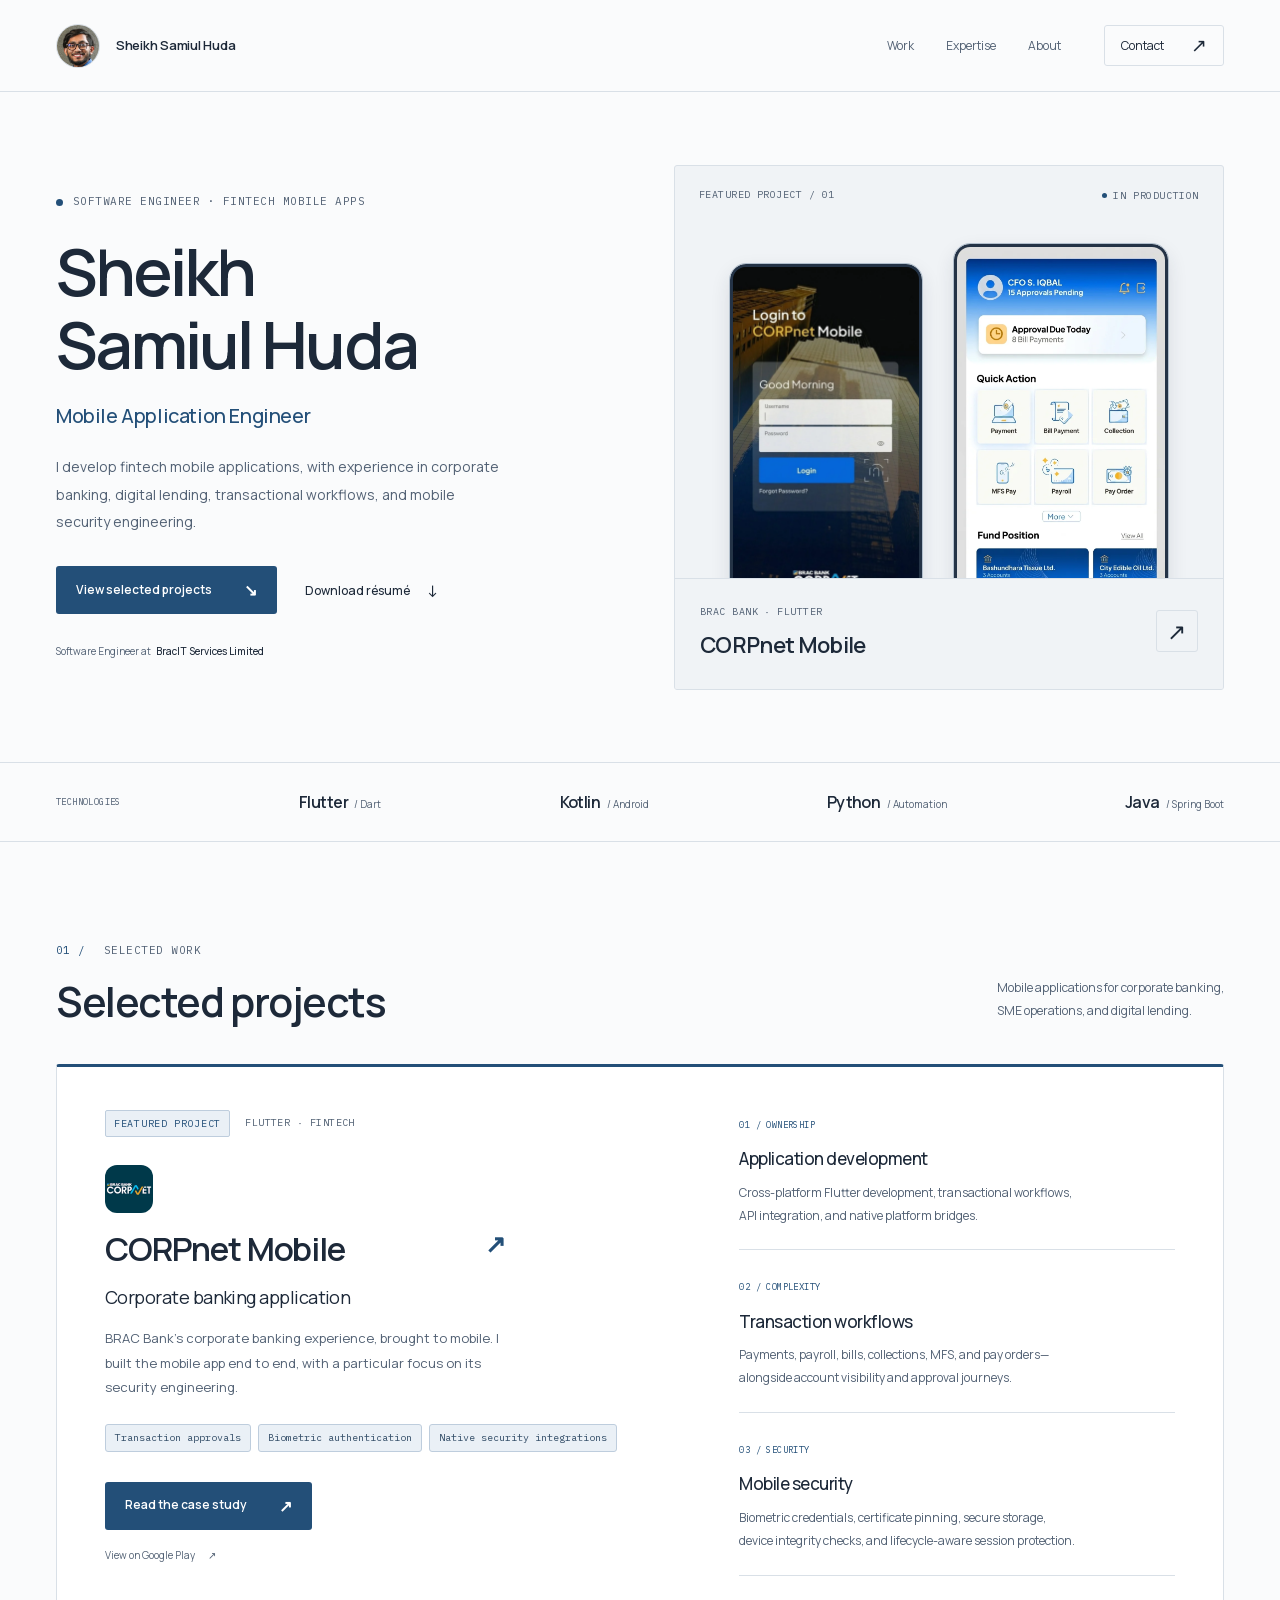
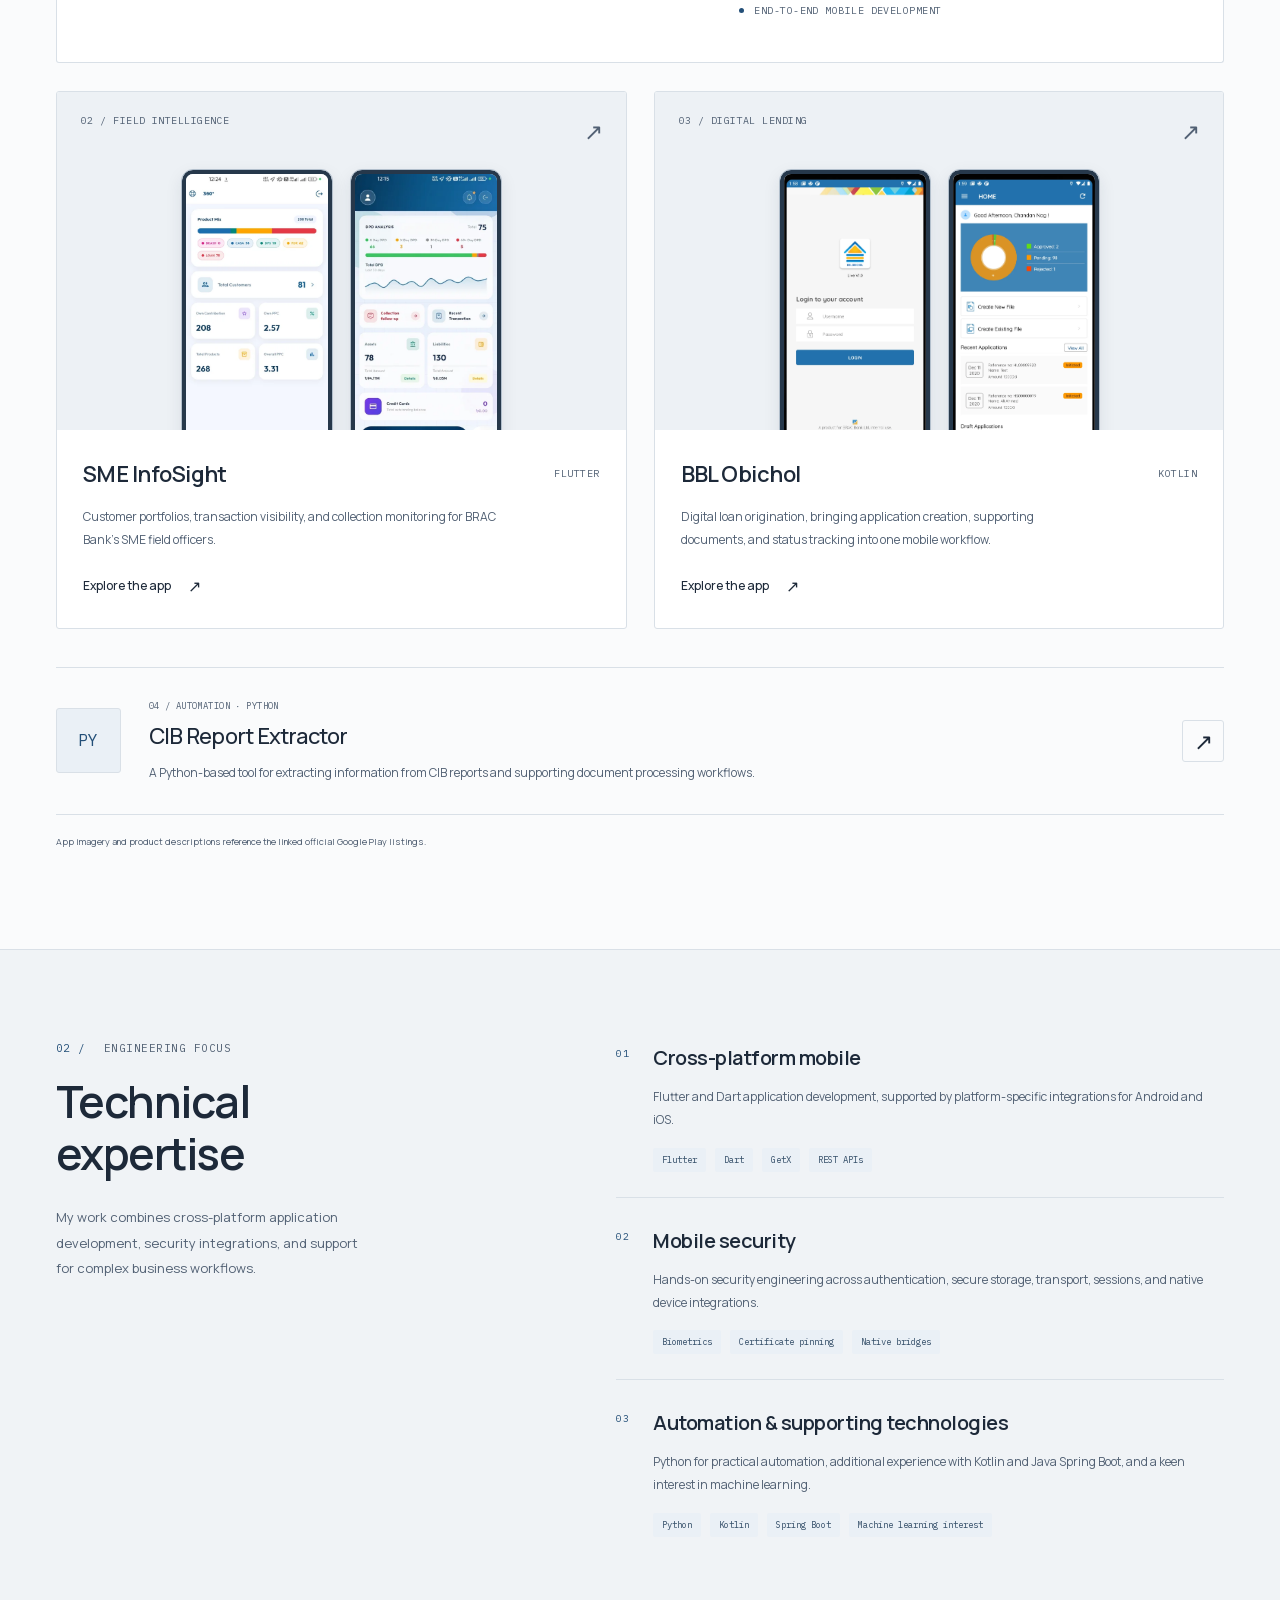
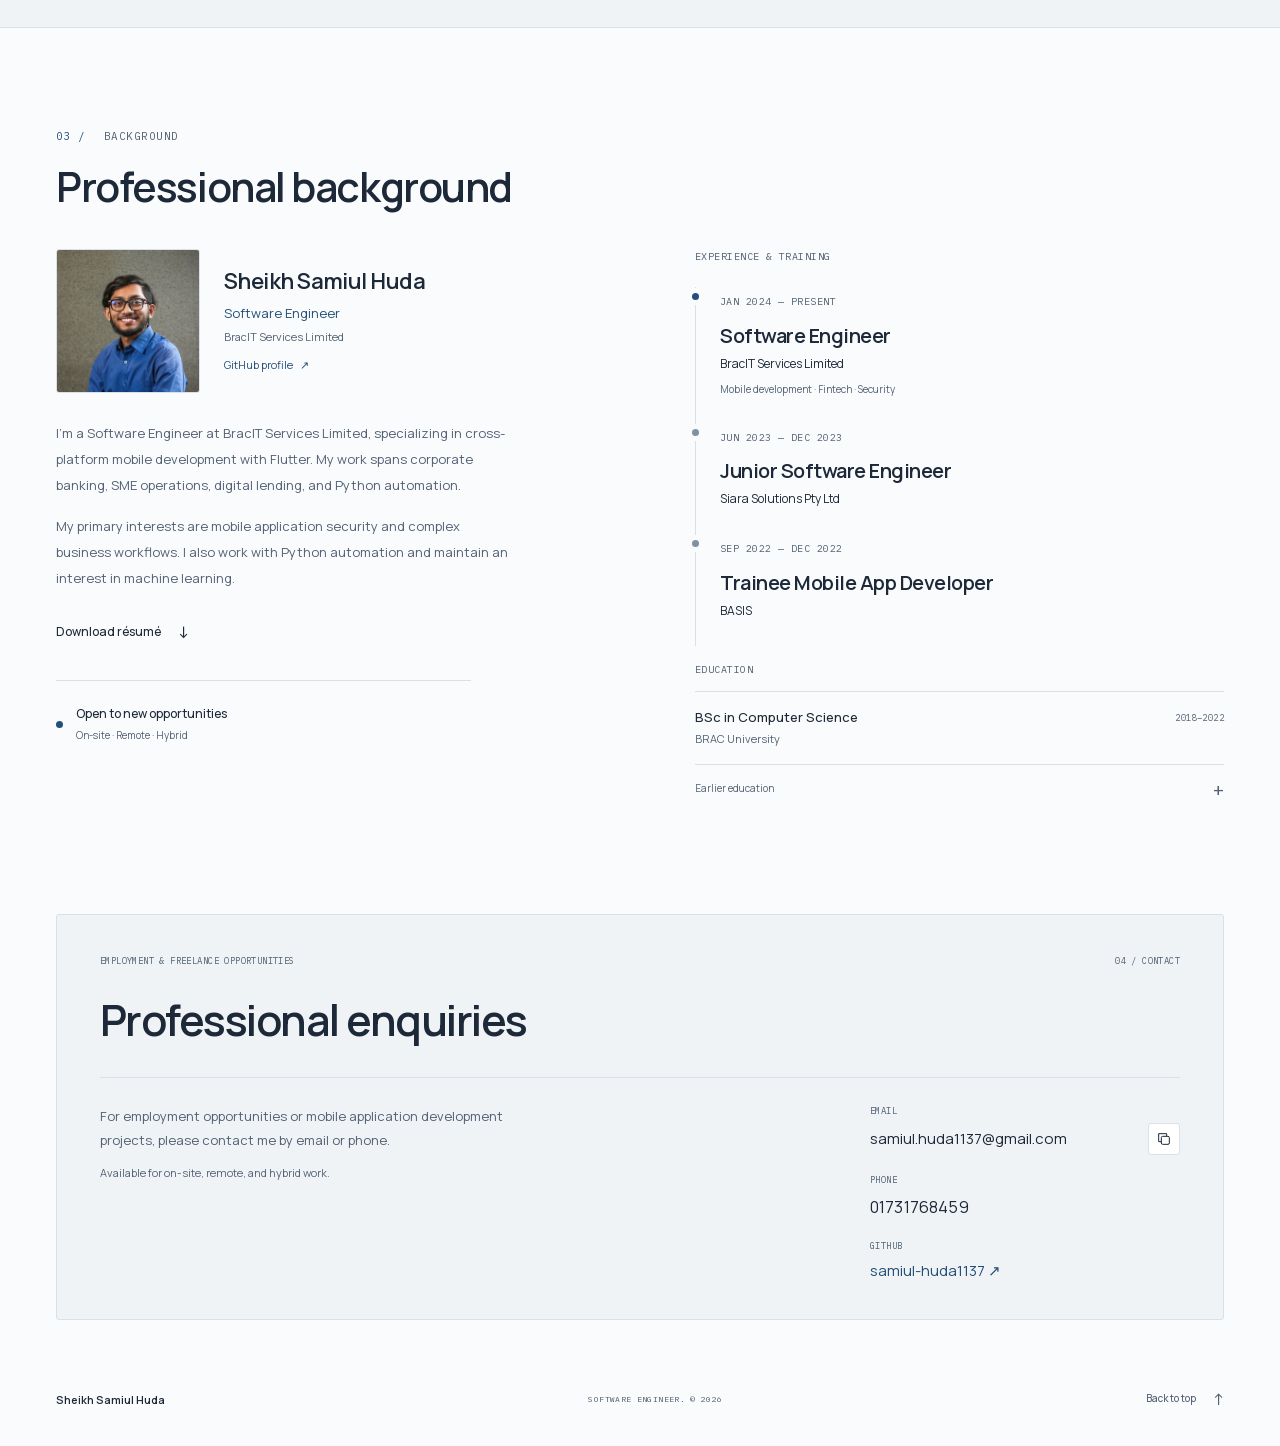
<file: index.html>
<!doctype html>
<html lang="en">
<head>
  <meta charset="utf-8">
  <meta name="viewport" content="width=device-width, initial-scale=1">
  <meta name="theme-color" content="#fafbfc">
  <title>Sheikh Samiul Huda — Mobile App Engineer</title>
  <meta name="description" content="Sheikh Samiul Huda is a software engineer specializing in fintech mobile applications and mobile security. Explore CORPnet Mobile and selected work.">
  <meta property="og:title" content="Sheikh Samiul Huda — Software Engineer">
  <meta property="og:description" content="Fintech mobile applications and mobile security. Software Engineer at BracIT Services Limited.">
  <meta property="og:type" content="website">
  <meta property="og:url" content="https://samiul-huda1137.github.io/">
  <meta property="og:image" content="https://samiul-huda1137.github.io/assets/social-preview.png">
  <meta name="twitter:card" content="summary_large_image">
  <link rel="canonical" href="https://samiul-huda1137.github.io/">
  <link rel="icon" type="image/svg+xml" href="assets/favicon.svg">
  <link rel="preload" as="font" href="assets/manrope.woff2" type="font/woff2" crossorigin>
  <link rel="stylesheet" href="styles.css?v=github-profile-1">
  <script src="script.js" defer></script>
  <script type="application/ld+json">{"@context":"https://schema.org","@type":"Person","name":"Sheikh Samiul Huda","jobTitle":"Software Engineer","email":"samiul.huda1137@gmail.com","telephone":"+8801731768459","url":"https://samiul-huda1137.github.io/","worksFor":{"@type":"Organization","name":"BracIT Services Limited"},"alumniOf":{"@type":"CollegeOrUniversity","name":"BRAC University"},"knowsAbout":["Flutter","Dart","Mobile application development","Mobile application security","Kotlin","Python","Java Spring Boot"],"sameAs":["https://github.com/samiul-huda1137"]}</script>
</head>
<body>
  <a class="skip-link" href="#main">Skip to content</a>
  <header class="header">
    <div class="shell header-inner">
      <a class="wordmark" href="#" aria-label="Sheikh Samiul Huda, home"><span class="header-portrait" aria-hidden="true"><img src="assets/sheikh-samiul-huda-portrait.png?v=header-photo-1" alt="" width="600" height="600" decoding="async" fetchpriority="high"></span><span class="wordmark-name">Sheikh Samiul Huda</span></a>
      <nav class="desktop-nav" aria-label="Main navigation"><a href="#work">Work</a><a href="#expertise">Expertise</a><a href="#about">About</a></nav>
      <a class="header-contact" href="mailto:samiul.huda1137@gmail.com">Contact <span aria-hidden="true">↗</span></a>
      <button class="menu-toggle" aria-label="Open navigation" aria-expanded="false" aria-controls="mobile-nav"><span></span><span></span></button>
    </div>
    <nav class="mobile-nav" id="mobile-nav" aria-label="Mobile navigation" hidden><a href="#work">Selected work</a><a href="#expertise">Expertise</a><a href="#about">About & experience</a><a href="#contact">Get in touch</a></nav>
  </header>
  <main id="main">
    <section class="hero shell" aria-labelledby="hero-title">
      <div class="hero-copy">
        <div class="eyebrow"><span class="status-dot"></span> SOFTWARE ENGINEER · FINTECH MOBILE APPS</div>
        <h1 id="hero-title">Sheikh<br>Samiul Huda</h1><p class="hero-role">Mobile Application Engineer</p>
        <p class="hero-intro">I develop fintech mobile applications, with experience in corporate banking, digital lending, transactional workflows, and mobile security engineering.</p>
        <div class="hero-actions"><a class="button button-primary" href="#work">View selected projects <span aria-hidden="true">↘</span></a><a class="text-link resume-link" href="assets/Sheikh-Samiul-Huda-Resume.pdf" download>Download résumé <span aria-hidden="true">↓</span></a></div>
        <div class="hero-current">Software Engineer at <strong>BracIT Services Limited</strong></div>
      </div>
      <a class="hero-visual" href="corpnet.html" aria-label="Explore CORPnet Mobile, my featured project">
        <div class="visual-topline"><span class="mono">FEATURED PROJECT / 01</span><span class="live-label"><i></i> IN PRODUCTION</span></div>
        
        
        <div class="phone phone-back"><img src="assets/corpnet-03.webp" alt="CORPnet Mobile login with biometric authentication option" width="780" height="1400" fetchpriority="high"></div>
        <div class="phone phone-front"><img src="assets/corpnet-02.webp" alt="CORPnet Mobile dashboard with transaction approvals, payment services, and fund position" width="780" height="1400" fetchpriority="high"></div>
        
        <div class="visual-caption"><div><span class="mono">BRAC BANK · FLUTTER</span><h2>CORPnet Mobile</h2></div><span class="circle-arrow" aria-hidden="true">↗</span></div>
      </a>
    </section>
    <div class="stack-strip"><div class="shell stack-inner"><span class="mono strip-label">TECHNOLOGIES</span><span>Flutter <small>/ Dart</small></span><span>Kotlin <small>/ Android</small></span><span>Python <small>/ Automation</small></span><span>Java <small>/ Spring Boot</small></span></div></div>

    <section class="section shell" id="work" aria-labelledby="work-title">
      <div class="section-top"><div><div class="eyebrow"><span class="section-index">01 /</span> SELECTED WORK</div><h2 class="section-heading" id="work-title">Selected projects</h2></div><p class="section-aside">Mobile applications for corporate banking,<br>SME operations, and digital lending.</p></div>
      <article class="featured-project">
        <div class="featured-copy"><div class="project-kicker"><span class="tag tag-accent">FEATURED PROJECT</span><span class="mono">FLUTTER · FINTECH</span></div><img class="project-app-icon" src="assets/corpnet-icon.webp" alt="" width="56" height="56" loading="lazy"><h3>CORPnet Mobile<span class="accent">↗</span></h3><p class="feature-lead">Corporate banking application</p><p>BRAC Bank’s corporate banking experience, brought to mobile. I built the mobile app end to end, with a particular focus on its security engineering.</p><div class="project-tags"><span>Transaction approvals</span><span>Biometric authentication</span><span>Native security integrations</span></div><a class="button button-primary" href="corpnet.html">Read the case study <span aria-hidden="true">↗</span></a><a class="subtle-link" href="https://play.google.com/store/apps/details?id=com.bracbank.corpnet" target="_blank" rel="noopener noreferrer">View on Google Play <span aria-hidden="true">↗</span></a></div>
        <div class="feature-details"><div class="feature-detail"><span class="mono">01 / OWNERSHIP</span><h4>Application development</h4><p>Cross-platform Flutter development, transactional workflows, API integration, and native platform bridges.</p></div><div class="feature-detail"><span class="mono">02 / COMPLEXITY</span><h4>Transaction workflows</h4><p>Payments, payroll, bills, collections, MFS, and pay orders—alongside account visibility and approval journeys.</p></div><div class="feature-detail"><span class="mono">03 / SECURITY</span><h4>Mobile security</h4><p>Biometric credentials, certificate pinning, secure storage, device integrity checks, and lifecycle-aware session protection.</p></div><div class="feature-detail-footer"><span class="status-dot"></span><span class="mono">END-TO-END MOBILE DEVELOPMENT</span></div></div>
      </article>
      <div class="secondary-projects">
        <article class="project-card"><a class="project-image infosight-image" href="https://play.google.com/store/apps/details?id=com.bbl.smeinfosight" target="_blank" rel="noopener noreferrer" aria-label="View SME InfoSight on Google Play"><div class="project-image-label mono">02 / FIELD INTELLIGENCE</div><img class="small-phone small-phone-back" src="assets/infosight-04.webp" alt="SME InfoSight customer portfolio overview" width="400" height="880" loading="lazy"><img class="small-phone small-phone-front" src="assets/infosight-03.webp" alt="SME InfoSight dashboard for field officers" width="400" height="880" loading="lazy"><span class="image-arrow" aria-hidden="true">↗</span></a><div class="project-card-body"><div class="project-card-title"><h3>SME InfoSight</h3><span class="mono">FLUTTER</span></div><p>Customer portfolios, transaction visibility, and collection monitoring for BRAC Bank’s SME field officers.</p><a class="text-link" href="https://play.google.com/store/apps/details?id=com.bbl.smeinfosight" target="_blank" rel="noopener noreferrer">Explore the app <span aria-hidden="true">↗</span></a></div></article>
        <article class="project-card"><a class="project-image obichol-image" href="https://play.google.com/store/apps/details?id=com.bracbank.bblobichol" target="_blank" rel="noopener noreferrer" aria-label="View BBL Obichol on Google Play"><div class="project-image-label mono">03 / DIGITAL LENDING</div><img class="small-phone small-phone-back" src="assets/obichol-01.webp" alt="BBL Obichol loan origination login" width="400" height="720" loading="lazy"><img class="small-phone small-phone-front" src="assets/obichol-02.webp" alt="BBL Obichol loan applications and approval status dashboard" width="400" height="720" loading="lazy"><span class="image-arrow" aria-hidden="true">↗</span></a><div class="project-card-body"><div class="project-card-title"><h3>BBL Obichol</h3><span class="mono">KOTLIN</span></div><p>Digital loan origination, bringing application creation, supporting documents, and status tracking into one mobile workflow.</p><a class="text-link" href="https://play.google.com/store/apps/details?id=com.bracbank.bblobichol" target="_blank" rel="noopener noreferrer">Explore the app <span aria-hidden="true">↗</span></a></div></article>
      </div>
      <article class="automation-project"><div class="automation-symbol mono" aria-hidden="true">PY</div><div><span class="eyebrow">04 / AUTOMATION · PYTHON</span><h3>CIB Report Extractor</h3><p>A Python-based tool for extracting information from CIB reports and supporting document processing workflows.</p></div><a class="circle-arrow" href="mailto:samiul.huda1137@gmail.com?subject=Let%E2%80%99s%20talk%20about%20your%20CIB%20Report%20Extractor" aria-label="Ask about the CIB Report Extractor">↗</a></article>
      <p class="source-note">App imagery and product descriptions reference the linked official Google Play listings.</p>
    </section>

    <section class="expertise-section" id="expertise" aria-labelledby="expertise-title"><div class="shell expertise-layout"><div class="expertise-intro"><div class="eyebrow"><span class="section-index">02 /</span> ENGINEERING FOCUS</div><h2 class="section-heading" id="expertise-title">Technical<br>expertise</h2><p>My work combines cross-platform application development, security integrations, and support for complex business workflows.</p></div><div class="expertise-list"><div class="expertise-row"><span class="mono expertise-number">01</span><div><h3>Cross-platform mobile</h3><p>Flutter and Dart application development, supported by platform-specific integrations for Android and iOS.</p><div class="skill-tags"><span>Flutter</span><span>Dart</span><span>GetX</span><span>REST APIs</span></div></div></div><div class="expertise-row"><span class="mono expertise-number">02</span><div><h3>Mobile security</h3><p>Hands-on security engineering across authentication, secure storage, transport, sessions, and native device integrations.</p><div class="skill-tags"><span>Biometrics</span><span>Certificate pinning</span><span>Native bridges</span></div></div></div><div class="expertise-row"><span class="mono expertise-number">03</span><div><h3>Automation & supporting technologies</h3><p>Python for practical automation, additional experience with Kotlin and Java Spring Boot, and a keen interest in machine learning.</p><div class="skill-tags"><span>Python</span><span>Kotlin</span><span>Spring Boot</span><span>Machine learning interest</span></div></div></div></div></div></section>

    <section class="section shell about-section" id="about" aria-labelledby="about-title"><div class="section-top"><div><div class="eyebrow"><span class="section-index">03 /</span> BACKGROUND</div><h2 class="section-heading" id="about-title">Professional background</h2></div></div><div class="about-layout"><div class="about-copy"><div class="about-profile"><img class="about-portrait" src="assets/sheikh-samiul-huda-portrait.png" alt="Portrait of Sheikh Samiul Huda" width="600" height="600" loading="lazy" decoding="async"><div><h3>Sheikh Samiul Huda</h3><p>Software Engineer</p><span>BracIT Services Limited</span><a class="about-github" href="https://github.com/samiul-huda1137" target="_blank" rel="noopener noreferrer">GitHub profile <span aria-hidden="true">↗</span></a></div></div><p>I’m a Software Engineer at BracIT Services Limited, specializing in cross-platform mobile development with Flutter. My work spans corporate banking, SME operations, digital lending, and Python automation.</p><p>My primary interests are mobile application security and complex business workflows. I also work with Python automation and maintain an interest in machine learning.</p><a class="text-link" href="assets/Sheikh-Samiul-Huda-Resume.pdf" download>Download résumé <span aria-hidden="true">↓</span></a><div class="availability"><span class="status-dot"></span><div><strong>Open to new opportunities</strong><span>On-site · Remote · Hybrid</span></div></div></div><div class="career"><h3 class="mono career-label">EXPERIENCE & TRAINING</h3><div class="career-item"><div class="career-marker current"></div><span class="mono career-date">JAN 2024 — PRESENT</span><h4>Software Engineer</h4><p>BracIT Services Limited</p><span class="career-detail">Mobile development · Fintech · Security</span></div><div class="career-item"><div class="career-marker"></div><span class="mono career-date">JUN 2023 — DEC 2023</span><h4>Junior Software Engineer</h4><p>Siara Solutions Pty Ltd</p></div><div class="career-item"><div class="career-marker"></div><span class="mono career-date">SEP 2022 — DEC 2022</span><h4>Trainee Mobile App Developer</h4><p>BASIS</p></div><h3 class="mono career-label education-label">EDUCATION</h3><div class="education-item"><div><h4>BSc in Computer Science</h4><p>BRAC University</p></div><span class="mono">2018–2022</span></div><details class="education-more"><summary>Earlier education <span aria-hidden="true">+</span></summary><div class="education-item"><div><h4>Higher Secondary Certificate</h4><p>Udayan Higher Secondary School and College</p></div><span class="mono">2016–2017</span></div><div class="education-item"><div><h4>Secondary School Certificate</h4><p>St Gregory’s High School</p></div><span class="mono">2014–2015</span></div></details></div></div></section>

    <section class="contact-section shell" id="contact" aria-labelledby="contact-title">
      <div class="contact-top"><div class="eyebrow">EMPLOYMENT & FREELANCE OPPORTUNITIES</div><span class="mono">04 / CONTACT</span></div>
      <h2 id="contact-title">Professional enquiries</h2>
      <div class="contact-bottom"><p>For employment opportunities or mobile application development projects, please contact me by email or phone.<span class="contact-work-modes">Available for on-site, remote, and hybrid work.</span></p>
        <address class="contact-methods">
          <div class="contact-method"><span class="contact-label mono">EMAIL</span><div class="email-group"><a href="mailto:samiul.huda1137@gmail.com">samiul.huda1137@gmail.com</a><button class="copy-email" data-email="samiul.huda1137@gmail.com" aria-label="Copy email address" title="Copy email address"><svg viewBox="0 0 24 24" fill="none" stroke="currentColor" stroke-width="1.5" aria-hidden="true"><rect x="8" y="8" width="12" height="12" rx="2"/><path d="M16 8V4H4v12h4"/></svg></button></div></div>
          <div class="contact-method"><span class="contact-label mono">PHONE</span><a class="phone-link" href="tel:+8801731768459">01731768459</a></div>
          <div class="contact-method"><span class="contact-label mono">GITHUB</span><a class="profile-link" href="https://github.com/samiul-huda1137" target="_blank" rel="noopener noreferrer">samiul-huda1137 <span aria-hidden="true">↗</span></a></div>
        </address>
      </div>
    </section>
  </main>
  <footer class="shell footer"><a class="footer-name" href="#">Sheikh Samiul Huda</a><span class="mono">SOFTWARE ENGINEER. © <span data-year>2026</span></span><a class="text-link" href="#">Back to top <span aria-hidden="true">↑</span></a></footer>
  <div class="toast" role="status" aria-live="polite"></div>
</body>
</html>
</file>
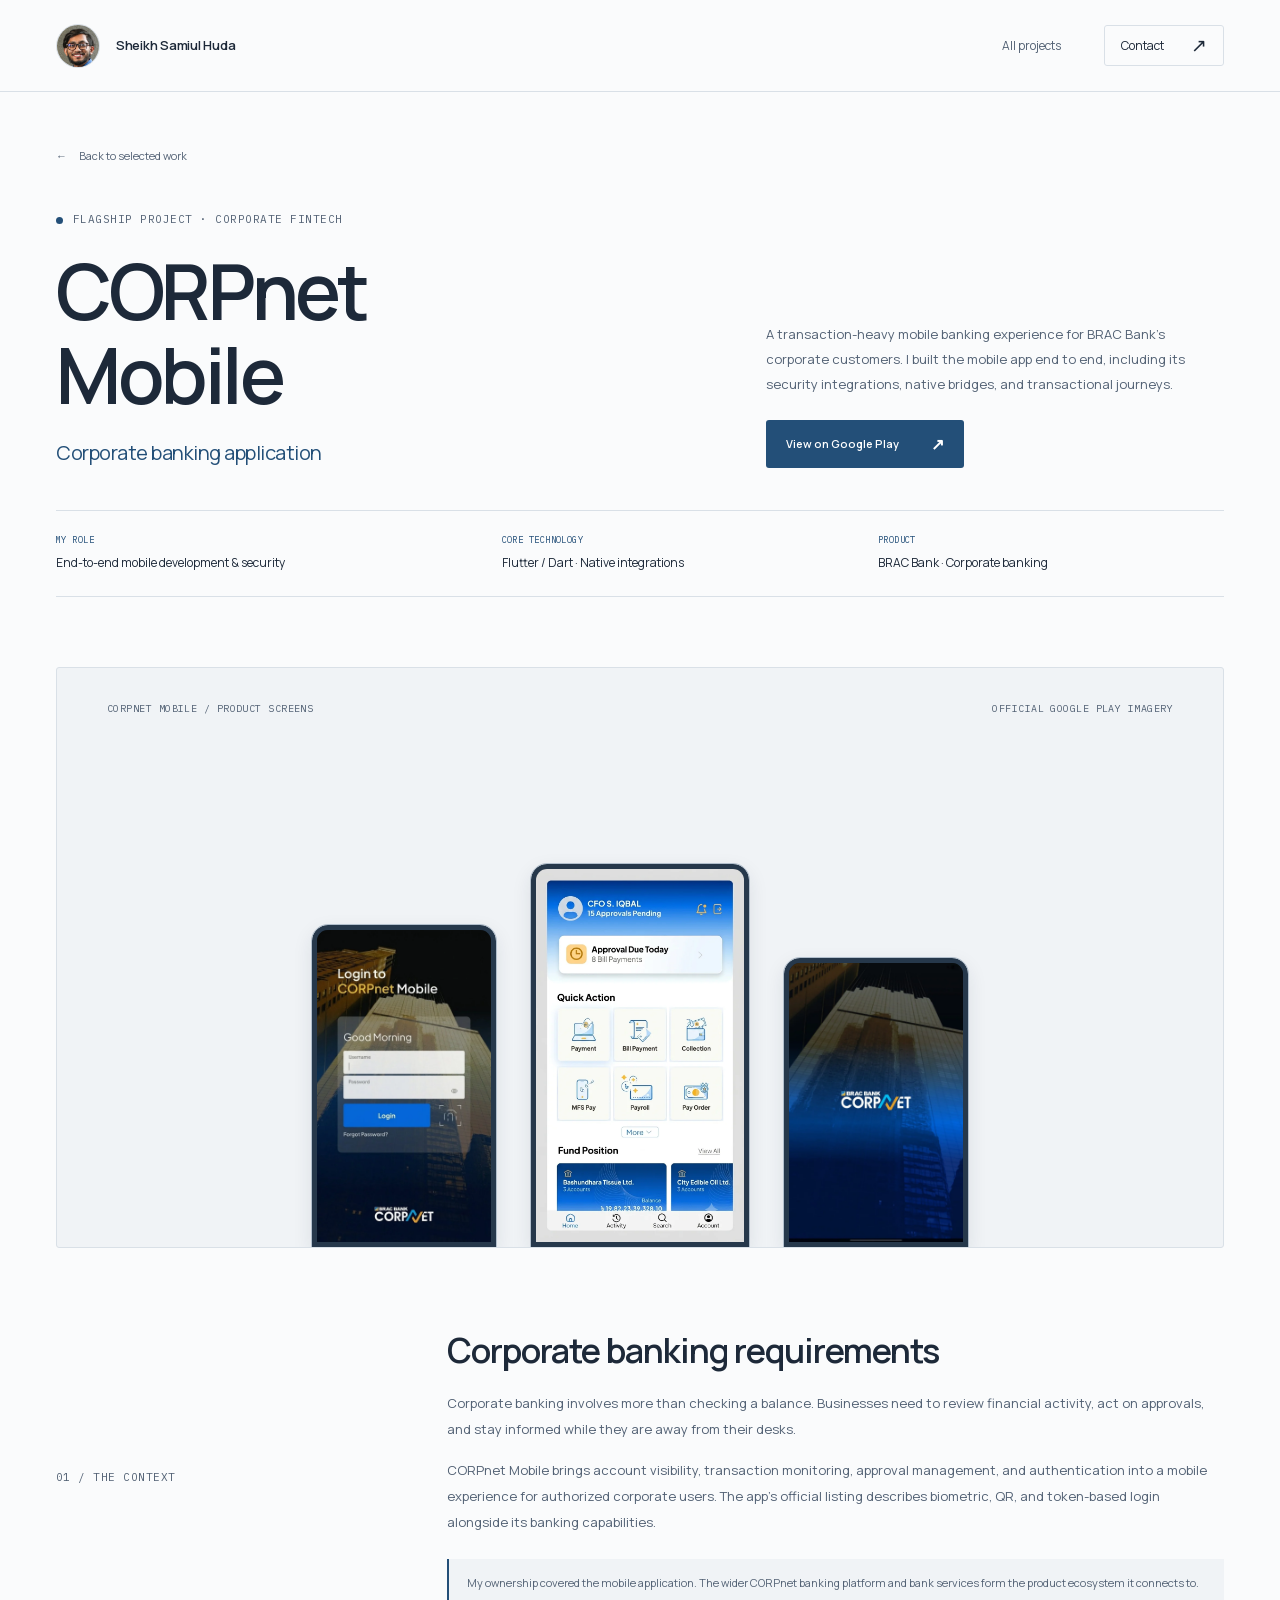
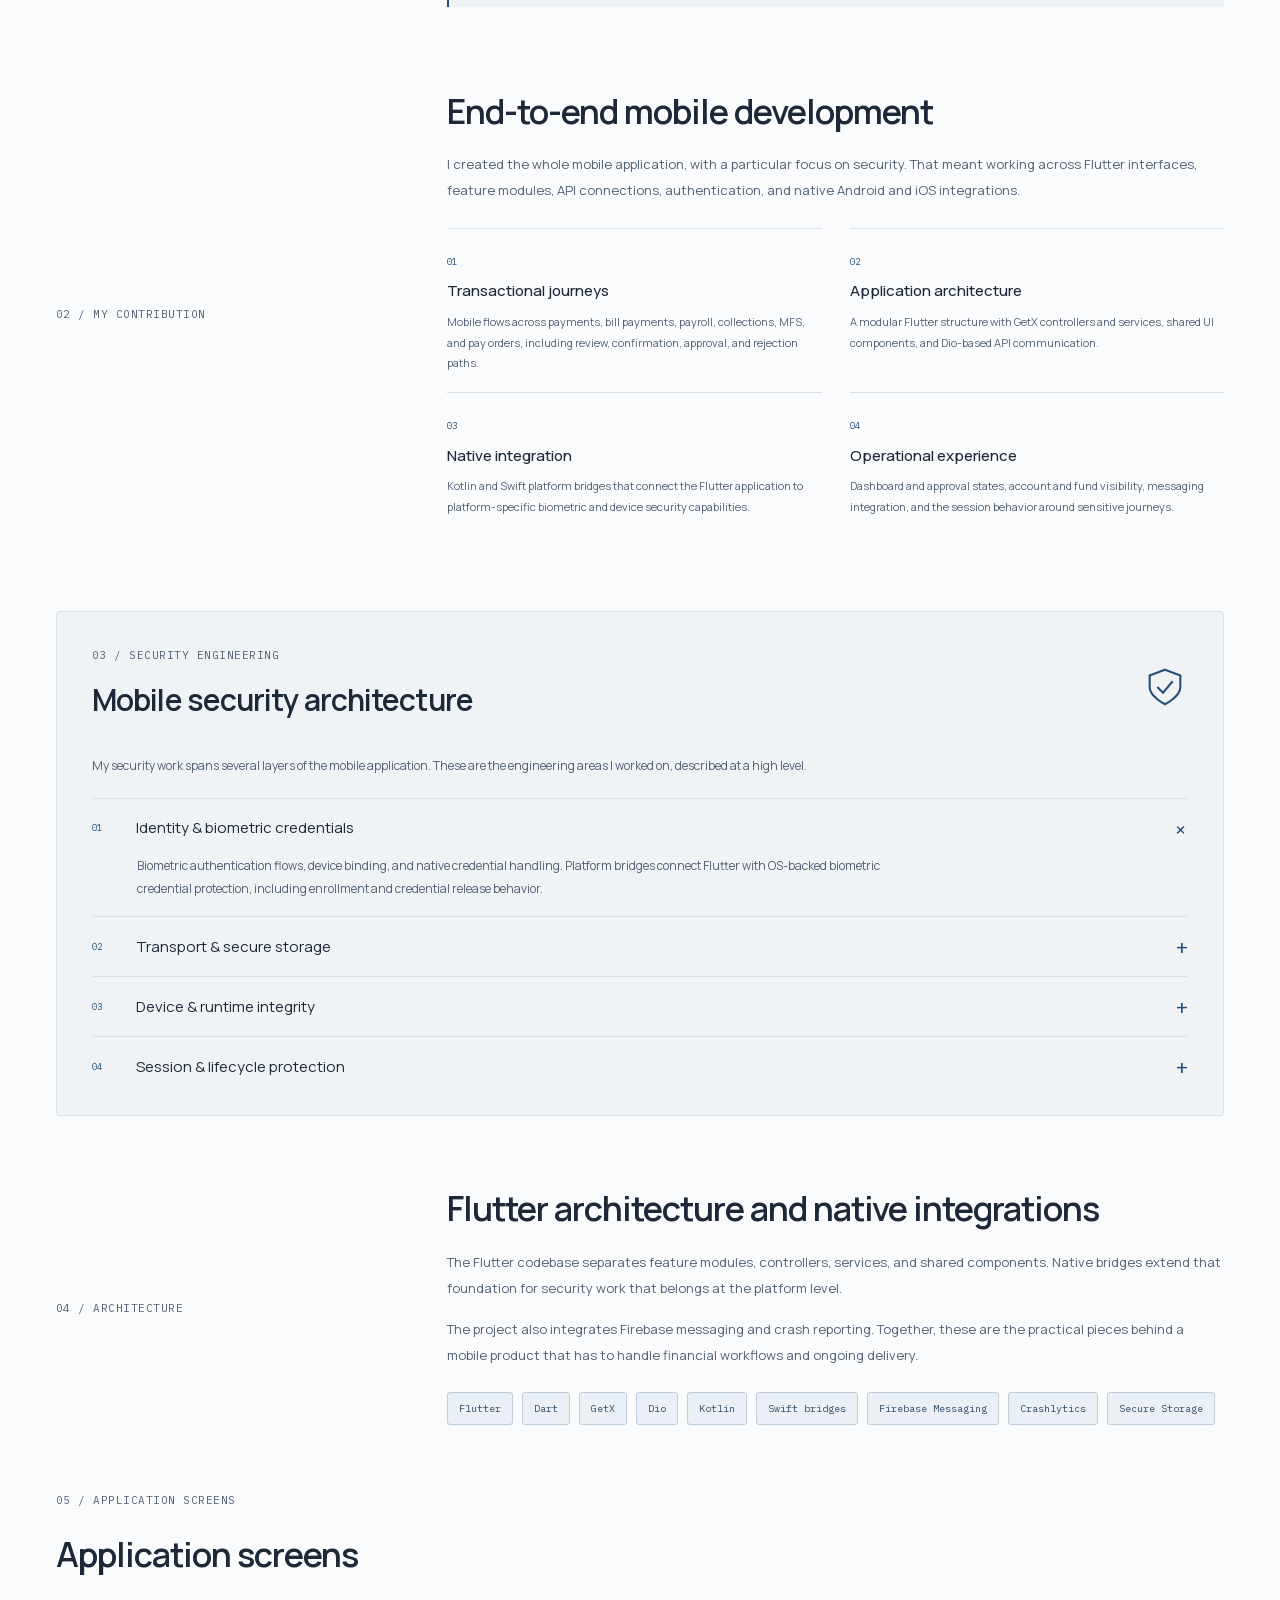
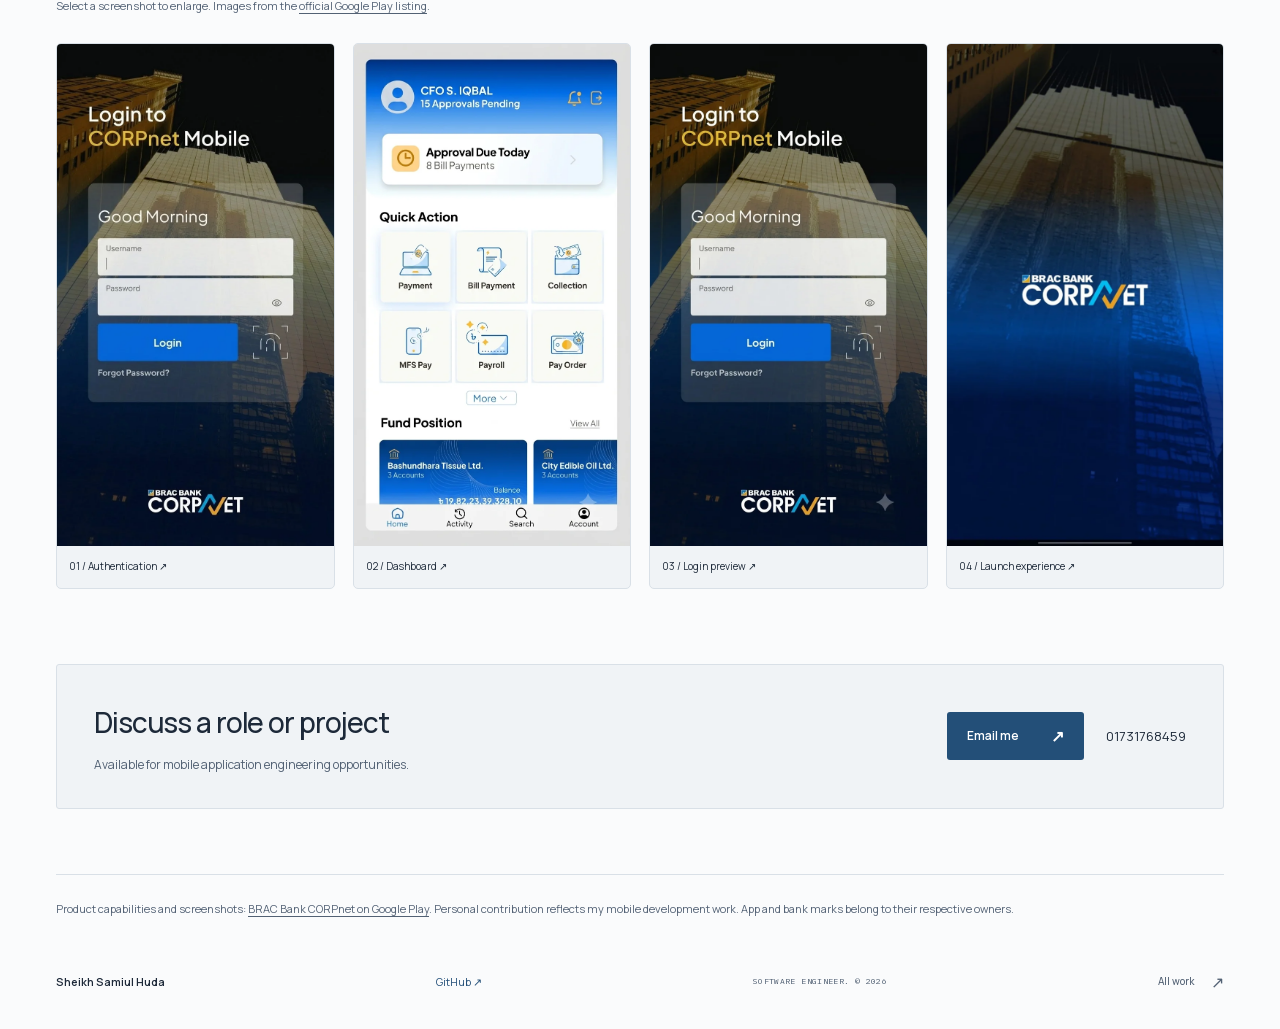
<file: corpnet.html>
<!doctype html>
<html lang="en">
<head>
  <meta charset="utf-8"><meta name="viewport" content="width=device-width, initial-scale=1"><meta name="theme-color" content="#fafbfc">
  <title>CORPnet Mobile — Sheikh Samiul Huda</title>
  <meta name="description" content="An end-to-end Flutter corporate banking app built by Sheikh Samiul Huda, with complex transaction workflows and layered mobile security engineering.">
  <meta property="og:title" content="CORPnet Mobile — End-to-end mobile engineering"><meta property="og:description" content="A Flutter corporate banking app. Transaction workflows, native security integrations, and end-to-end ownership by Sheikh Samiul Huda."><meta property="og:type" content="article"><meta property="og:url" content="https://samiul-huda1137.github.io/corpnet.html"><meta property="og:image" content="https://samiul-huda1137.github.io/assets/social-preview.png"><meta name="twitter:card" content="summary_large_image">
  <link rel="canonical" href="https://samiul-huda1137.github.io/corpnet.html"><link rel="icon" type="image/svg+xml" href="assets/favicon.svg"><link rel="stylesheet" href="styles.css?v=github-profile-1"><script src="script.js" defer></script>
</head>
<body>
  <a class="skip-link" href="#main">Skip to content</a>
  <header class="header"><div class="shell header-inner"><a class="wordmark" href="index.html" aria-label="Sheikh Samiul Huda, home"><span class="header-portrait" aria-hidden="true"><img src="assets/sheikh-samiul-huda-portrait.png?v=header-photo-1" alt="" width="600" height="600" decoding="async" fetchpriority="high"></span><span class="wordmark-name">Sheikh Samiul Huda</span></a><a class="case-nav" href="index.html#work">All projects</a><a class="header-contact" href="mailto:samiul.huda1137@gmail.com">Contact <span aria-hidden="true">↗</span></a></div></header>
  <main id="main">
    <section class="case-hero shell" aria-labelledby="case-title"><a class="back-link" href="index.html#work"><span aria-hidden="true">←</span> Back to selected work</a><div class="case-hero-grid"><div><div class="eyebrow"><span class="status-dot"></span> FLAGSHIP PROJECT · CORPORATE FINTECH</div><h1 id="case-title">CORPnet<br>Mobile</h1><p class="case-subtitle">Corporate banking application</p></div><div class="case-hero-summary"><p>A transaction-heavy mobile banking experience for BRAC Bank’s corporate customers. I built the mobile app end to end, including its security integrations, native bridges, and transactional journeys.</p><a class="button button-primary" href="https://play.google.com/store/apps/details?id=com.bracbank.corpnet" target="_blank" rel="noopener noreferrer">View on Google Play <span aria-hidden="true">↗</span></a></div></div><dl class="case-meta"><div><dt>MY ROLE</dt><dd>End-to-end mobile development & security</dd></div><div><dt>CORE TECHNOLOGY</dt><dd>Flutter / Dart · Native integrations</dd></div><div><dt>PRODUCT</dt><dd>BRAC Bank · Corporate banking</dd></div></dl></section>
    <div class="case-stage shell"><div class="case-stage-caption mono"><span>CORPNET MOBILE / PRODUCT SCREENS</span><span>OFFICIAL GOOGLE PLAY IMAGERY</span></div><div class="case-devices"><div class="case-device"><img src="assets/corpnet-03.webp" alt="CORPnet login screen with biometric sign-in" width="780" height="1400" fetchpriority="high"></div><div class="case-device"><img src="assets/corpnet-02.webp" alt="CORPnet dashboard showing approvals, payment actions, and fund position" width="780" height="1400" fetchpriority="high"></div><div class="case-device"><img src="assets/corpnet-04.webp" alt="CORPnet Mobile branded launch screen" width="780" height="1400" fetchpriority="high"></div></div></div>
    <div class="case-content shell">
      <section class="case-section" aria-labelledby="context-title"><div class="eyebrow">01 / THE CONTEXT</div><div><h2 id="context-title">Corporate banking requirements</h2><p>Corporate banking involves more than checking a balance. Businesses need to review financial activity, act on approvals, and stay informed while they are away from their desks.</p><p>CORPnet Mobile brings account visibility, transaction monitoring, approval management, and authentication into a mobile experience for authorized corporate users. The app’s official listing describes biometric, QR, and token-based login alongside its banking capabilities.</p><p class="case-note">My ownership covered the mobile application. The wider CORPnet banking platform and bank services form the product ecosystem it connects to.</p></div></section>
      <section class="case-section" aria-labelledby="ownership-title"><div class="eyebrow">02 / MY CONTRIBUTION</div><div><h2 id="ownership-title">End-to-end mobile development</h2><p>I created the whole mobile application, with a particular focus on security. That meant working across Flutter interfaces, feature modules, API connections, authentication, and native Android and iOS integrations.</p><div class="scope-list"><div class="scope-item"><span class="mono">01</span><h3>Transactional journeys</h3><p>Mobile flows across payments, bill payments, payroll, collections, MFS, and pay orders, including review, confirmation, approval, and rejection paths.</p></div><div class="scope-item"><span class="mono">02</span><h3>Application architecture</h3><p>A modular Flutter structure with GetX controllers and services, shared UI components, and Dio-based API communication.</p></div><div class="scope-item"><span class="mono">03</span><h3>Native integration</h3><p>Kotlin and Swift platform bridges that connect the Flutter application to platform-specific biometric and device security capabilities.</p></div><div class="scope-item"><span class="mono">04</span><h3>Operational experience</h3><p>Dashboard and approval states, account and fund visibility, messaging integration, and the session behavior around sensitive journeys.</p></div></div></div></section>
      <section class="security-section" aria-labelledby="security-title"><div class="security-heading"><div><div class="eyebrow">03 / SECURITY ENGINEERING</div><h2 id="security-title">Mobile security architecture</h2></div><svg viewBox="0 0 24 24" fill="none" stroke="currentColor" stroke-width="1.1" aria-hidden="true"><path d="m12 3 8 3v6c0 5-8 9-8 9s-8-4-8-9V6z"/><path d="m8 12 3 3 5-6"/></svg></div><p class="security-intro">My security work spans several layers of the mobile application. These are the engineering areas I worked on, described at a high level.</p><details class="security-layer" open><summary><span class="mono">01</span><span>Identity & biometric credentials</span><span aria-hidden="true">+</span></summary><p>Biometric authentication flows, device binding, and native credential handling. Platform bridges connect Flutter with OS-backed biometric credential protection, including enrollment and credential release behavior.</p></details><details class="security-layer"><summary><span class="mono">02</span><span>Transport & secure storage</span><span aria-hidden="true">+</span></summary><p>Certificate pinning in the API communication layer, secure local storage, and token lifecycle integration. This work connects the application’s networking and authentication responsibilities.</p></details><details class="security-layer"><summary><span class="mono">03</span><span>Device & runtime integrity</span><span aria-hidden="true">+</span></summary><p>Native integrations for device integrity signals and runtime checks, including rooted or jailbroken environments and runtime instrumentation detection. The work spans Dart, Kotlin, and Swift.</p></details><details class="security-layer"><summary><span class="mono">04</span><span>Session & lifecycle protection</span><span aria-hidden="true">+</span></summary><p>Lifecycle-aware shielding, credential clearing, session expiry handling, and validation when the application returns from the background. These flows need to work alongside legitimate biometric prompts and normal app transitions.</p></details></section>
      <section class="case-section" aria-labelledby="architecture-title"><div class="eyebrow">04 / ARCHITECTURE</div><div><h2 id="architecture-title">Flutter architecture and native integrations</h2><p>The Flutter codebase separates feature modules, controllers, services, and shared components. Native bridges extend that foundation for security work that belongs at the platform level.</p><p>The project also integrates Firebase messaging and crash reporting. Together, these are the practical pieces behind a mobile product that has to handle financial workflows and ongoing delivery.</p><div class="case-stack"><span>Flutter</span><span>Dart</span><span>GetX</span><span>Dio</span><span>Kotlin</span><span>Swift bridges</span><span>Firebase Messaging</span><span>Crashlytics</span><span>Secure Storage</span></div></div></section>
      <section class="screens-section" aria-labelledby="screens-title"><div class="eyebrow">05 / APPLICATION SCREENS</div><h2 id="screens-title">Application screens</h2><p>Select a screenshot to enlarge. Images from the <a href="https://play.google.com/store/apps/details?id=com.bracbank.corpnet" target="_blank" rel="noopener noreferrer">official Google Play listing</a>.</p><div class="screenshot-grid"><button class="screenshot-button" data-screenshot="assets/corpnet-03.webp" data-caption="CORPnet Mobile — login and biometric sign-in"><img src="assets/corpnet-03.webp" alt="Enlarge the CORPnet login screen" width="780" height="1400" loading="lazy"><span>01 / Authentication ↗</span></button><button class="screenshot-button" data-screenshot="assets/corpnet-02.webp" data-caption="CORPnet Mobile — dashboard, approvals, and payment actions"><img src="assets/corpnet-02.webp" alt="Enlarge the CORPnet dashboard screen" width="780" height="1400" loading="lazy"><span>02 / Dashboard ↗</span></button><button class="screenshot-button" data-screenshot="assets/corpnet-01.webp" data-caption="CORPnet Mobile — official login preview"><img src="assets/corpnet-01.webp" alt="Enlarge the official CORPnet login preview" width="780" height="1400" loading="lazy"><span>03 / Login preview ↗</span></button><button class="screenshot-button" data-screenshot="assets/corpnet-04.webp" data-caption="CORPnet Mobile — branded launch screen"><img src="assets/corpnet-04.webp" alt="Enlarge the CORPnet launch screen" width="780" height="1400" loading="lazy"><span>04 / Launch experience ↗</span></button></div></section>
      <section class="case-cta"><div><h2>Discuss a role or project</h2><p>Available for mobile application engineering opportunities.</p></div><div class="case-contact"><a class="button button-primary" href="mailto:samiul.huda1137@gmail.com?subject=Mobile%20application%20engineering%20enquiry">Email me <span aria-hidden="true">↗</span></a><a class="case-phone" href="tel:+8801731768459">01731768459</a></div></section>
      <div class="case-source">Product capabilities and screenshots: <a href="https://play.google.com/store/apps/details?id=com.bracbank.corpnet" target="_blank" rel="noopener noreferrer">BRAC Bank CORPnet on Google Play</a>. Personal contribution reflects my mobile development work. App and bank marks belong to their respective owners.</div>
    </div>
  </main>
  <footer class="shell footer" style="padding-top:25px"><a class="footer-name" href="index.html">Sheikh Samiul Huda</a><a class="footer-github" href="https://github.com/samiul-huda1137" target="_blank" rel="noopener noreferrer">GitHub ↗</a><span class="mono">SOFTWARE ENGINEER. © <span data-year>2026</span></span><a class="text-link" href="index.html#work">All work <span aria-hidden="true">↗</span></a></footer>
  <dialog class="lightbox" id="screenshot-dialog" aria-label="Enlarged CORPnet screenshot"><button class="dialog-close" aria-label="Close screenshot">Close ✕</button><img src="assets/corpnet-03.webp" alt=""><p class="lightbox-caption"></p></dialog>
</body>
</html>
</file>
<file: styles.css>
@font-face{font-family:Manrope;src:url('assets/manrope.woff2') format('woff2');font-style:normal;font-weight:400 800;font-display:swap}
@font-face{font-family:Plex;src:url('assets/plex-mono.woff2') format('woff2');font-style:normal;font-weight:400;font-display:swap}
@font-face{font-family:Plex;src:url('assets/plex-mono-medium.woff2') format('woff2');font-style:normal;font-weight:500;font-display:swap}
:root{color-scheme:light;--bg:#fafbfc;--surface:#ffffff;--soft:#f0f3f6;--text:#1d2939;--muted:#526174;--accent:#234f78;--accent-soft:#eaf0f6;--border:#d9e0e7;--accent-border:#becddd;--mono:Plex,'Courier New',monospace;--sans:Manrope,Arial,sans-serif}
*{box-sizing:border-box}html{scroll-behavior:smooth;scroll-padding-top:105px}body{margin:0;background:var(--bg);color:var(--text);font-family:var(--sans);font-size:15px;line-height:1.75;-webkit-font-smoothing:antialiased}body:has(dialog[open]){overflow:hidden}::selection{background:var(--accent);color:var(--bg)}a{color:inherit;text-decoration:none}button{font:inherit;cursor:pointer}button,a{-webkit-tap-highlight-color:transparent}button:focus-visible,a:focus-visible,summary:focus-visible{outline:2px solid var(--accent);outline-offset:6px}img{display:block;max-width:100%;height:auto}h1,h2,h3,h4,p{margin:0}button{color:inherit}svg{width:22px;height:22px;flex-shrink:0}.shell{width:min(1240px,calc(100% - 112px));margin-inline:auto}.mono,.eyebrow{font-family:var(--mono);font-size:11px;font-weight:400;line-height:1.6;letter-spacing:.045em}.eyebrow{display:flex;align-items:center;gap:10px;color:var(--muted)}.accent{color:var(--accent)}.status-dot{display:inline-block;width:7px;height:7px;border-radius:50%;background:var(--accent);box-shadow:0 6px 20px rgb(29 41 57 / 8%);flex-shrink:0}.section-index{color:var(--accent);margin-right:8px}.skip-link{position:fixed;top:-80px;left:20px;background:var(--accent);color:var(--bg);padding:12px 20px;z-index:200}.skip-link:focus{top:15px}
.header{position:sticky;top:0;z-index:50;background:var(--surface);backdrop-filter:blur(18px);border-bottom:1px solid var(--border)}.header-inner{height:91px;display:flex;align-items:center;gap:36px}.wordmark{display:flex;align-items:center;gap:16px}.mark{font-family:var(--mono);font-size:25px;line-height:1;letter-spacing:-4px;position:relative;margin-right:3px}.mark span{color:var(--accent)}.mark i{font-style:normal;color:var(--accent);margin-left:4px}.wordmark-name{font-size:13px;font-weight:700;letter-spacing:-.02em}.desktop-nav{display:flex;gap:32px;margin-left:auto;font-size:12px;color:var(--muted)}.desktop-nav a{transition:color .2s}.desktop-nav a:hover{color:var(--accent)}.header-contact{margin-left:7px;font-size:12px;padding:9px 16px;border:1px solid var(--border);border-radius:5px;display:flex;align-items:center;gap:27px;transition:background .2s}.header-contact:hover{background:var(--accent);color:var(--bg)}.header-contact span{font-size:19px;line-height:1}.menu-toggle,.mobile-nav{display:none}
.hero{display:grid;grid-template-columns:1.06fr 1fr;gap:35px;padding-top:74px;padding-bottom:80px;align-items:center;min-height:730px}.hero h1{font-size:clamp(58px,6.05vw,90px);letter-spacing:-.065em;font-weight:600;line-height:1.07;margin:26px 0}.muted-heading{color:var(--muted)}.hero-intro{max-width:455px;font-size:14px;line-height:1.95;color:var(--muted)}.hero-intro strong{color:var(--text);font-weight:500}.hero-actions{display:flex;align-items:center;gap:28px;margin-top:31px}.button{display:inline-flex;align-items:center;justify-content:center;gap:32px;min-height:48px;padding:12px 20px;border-radius:4px;font-size:12px;font-weight:700;line-height:1.4;transition:background .2s,transform .2s}.button-primary{background:var(--accent);color:var(--muted)}.button-primary:hover{background:var(--surface);transform:translateY(-2px)}.button span{font-size:20px;line-height:1}.text-link{display:inline-flex;align-items:center;gap:17px;font-size:12px;font-weight:500}.text-link:hover{color:var(--accent)}.text-link span{font-size:19px}.hero-current{margin-top:29px;display:flex;gap:9px;align-items:center;font-size:10px;color:var(--muted)}.hero-current strong{font-weight:500;color:var(--text)}.small-cross{color:var(--accent);font-family:var(--mono);font-size:16px}.hero-visual{height:554px;position:relative;border:1px solid var(--border);border-radius:7px;overflow:hidden;background:var(--soft);isolation:isolate;transition:border-color .3s}.hero-visual:hover{border-color:var(--border)}.hero-visual:before{content:'';position:absolute;inset:0;background-image:var(--soft);background-size:39px 39px;mask-image:linear-gradient(#0009,transparent)}.visual-topline{position:absolute;left:24px;right:24px;top:21px;display:flex;justify-content:space-between;align-items:center;color:var(--muted);z-index:3}.visual-topline .mono{font-size:9px}.live-label{font-family:var(--mono);font-size:8px;letter-spacing:.06em;display:flex;gap:6px;align-items:center;color:var(--muted)}.live-label i{width:5px;height:5px;background:var(--accent);border-radius:50%}.technical-cross{position:absolute;color:var(--accent);font:17px var(--mono);z-index:2}.cross-one{top:71px;left:20px}.cross-two{right:20px;bottom:112px}.orbital{position:absolute;border:1px solid var(--border);border-radius:50%;top:70px;left:2%;width:96%;aspect-ratio:1}.orbital-two{top:106px;left:9%;width:82%;border-style:dashed}.phone{position:absolute;border:5px solid var(--border);outline:1px solid var(--border);border-radius:29px;overflow:hidden;box-shadow:0 6px 20px rgb(29 41 57 / 8%);background:var(--surface)}.phone img{width:100%;height:100%;object-fit:cover}.phone-back{width:180px;height:332px;left:10%;top:99px;transform:rotate(-10deg);z-index:1;filter:brightness(.85)}.phone-front{width:211px;height:390px;right:12%;top:92px;transform:rotate(7deg);z-index:2;transition:transform .4s}.hero-visual:hover .phone-front{transform:translateY(-5px) rotate(4deg)}.security-tag{position:absolute;left:22px;top:373px;z-index:3;display:flex;align-items:center;gap:8px;padding:10px 13px;background:var(--surface);border:1px solid var(--border);border-radius:5px;box-shadow:0 6px 20px rgb(29 41 57 / 8%);font:9px var(--mono);color:var(--muted)}.security-tag svg{width:16px;height:16px;color:var(--accent)}.visual-caption{position:absolute;inset:auto 0 0;padding:29px 25px 24px;display:flex;align-items:center;justify-content:space-between;background:var(--soft);z-index:4}.visual-caption .mono{font-size:8px;color:var(--muted)}.visual-caption h2{font-size:22px;letter-spacing:-.045em;margin-top:3px}.circle-arrow{border:1px solid var(--border);width:42px;height:42px;border-radius:50%;display:flex;align-items:center;justify-content:center;font-size:23px;flex-shrink:0;transition:background .2s,color .2s}.circle-arrow:hover{background:var(--accent);color:var(--bg)}.stack-strip{border-top:1px solid var(--border);border-bottom:1px solid var(--border)}.stack-inner{display:flex;align-items:center;justify-content:space-between;gap:24px;padding-block:25px}.stack-inner>span:not(.strip-label){font-size:16px;font-weight:600;letter-spacing:-.035em}.stack-inner small{font-size:10px;color:var(--muted);font-weight:400;margin-left:4px;letter-spacing:0}.strip-label{font-size:9px;color:var(--muted)}
.section{padding-block:100px}.section-top{display:flex;justify-content:space-between;align-items:flex-end;gap:30px;margin-bottom:38px}.section-heading{font-size:clamp(33px,3.2vw,47px);font-weight:500;letter-spacing:-.055em;line-height:1.2;margin-top:17px}.section-aside{font-size:12px;color:var(--muted);line-height:1.85;margin-bottom:4px}.featured-project{display:grid;grid-template-columns:1.25fr 1fr;gap:90px;padding:43px 48px;background:var(--surface);border:1px solid var(--border);border-radius:7px;position:relative;overflow:hidden}.featured-project:after{content:'01';position:absolute;right:20px;bottom:-75px;font-size:280px;letter-spacing:-.08em;line-height:1;color:var(--muted);font-weight:800;pointer-events:none}.project-kicker{display:flex;align-items:center;gap:15px;margin-bottom:28px}.project-kicker .mono{font-size:9px;color:var(--muted)}.tag{font-family:var(--mono);font-size:8px;letter-spacing:.07em;display:inline-flex;align-items:center;border-radius:2px;padding:4px 8px}.tag-accent{background:var(--surface);border:1px solid var(--border);color:var(--accent)}.project-app-icon{border-radius:12px;margin-bottom:16px;width:48px;height:48px}.featured-copy h3{font-size:33px;font-weight:600;line-height:1.2;letter-spacing:-.05em;display:flex;justify-content:space-between;max-width:400px;gap:15px}.featured-copy h3 span{font-size:25px}.feature-lead{font-size:20px!important;color:var(--muted);line-height:1.5!important;letter-spacing:-.03em;margin:15px 0!important}.featured-copy>p:not(.feature-lead){color:var(--muted);font-size:13px;max-width:395px;line-height:1.9}.project-tags{display:flex;flex-wrap:wrap;gap:7px;margin:24px 0 30px}.project-tags span{font:9px var(--mono);color:var(--muted);padding:6px 9px;border:1px solid var(--border);border-radius:3px;line-height:1.4}.subtle-link{display:inline-flex;align-items:center;gap:13px;font-size:10px;color:var(--muted);margin-top:17px}.subtle-link:hover{color:var(--accent)}.featured-copy>.subtle-link{display:flex;width:fit-content}.feature-details{align-self:center}.feature-detail{border-bottom:1px solid var(--border);padding-block:22px}.feature-detail:first-child{padding-top:0}.feature-detail .mono{font-size:9px;color:var(--accent)}.feature-detail h4{font-size:17px;font-weight:500;letter-spacing:-.03em;margin:8px 0}.feature-detail p{font-size:12px;color:var(--muted);line-height:1.9;max-width:340px}.feature-detail-footer{display:flex;align-items:center;gap:10px;margin-top:27px}.feature-detail-footer .mono{font-size:8px;color:var(--muted)}.feature-detail-footer .status-dot{width:5px;height:5px}.secondary-projects{display:grid;grid-template-columns:1fr 1fr;gap:27px;margin-top:28px}.project-card{border:1px solid var(--border);border-radius:6px;overflow:hidden;background:var(--surface)}.project-image{display:block;height:338px;position:relative;overflow:hidden;background:var(--surface)}.infosight-image{background:var(--soft)}.obichol-image{background:var(--soft)}.project-image:before{content:'';position:absolute;inset:0;background-image:var(--soft);background-size:31px 31px}.project-image-label{position:absolute;top:21px;left:24px;font-size:9px;color:var(--muted);z-index:3}.small-phone{position:absolute;width:150px;border:4px solid var(--border);outline:1px solid var(--border);border-radius:19px;background:var(--surface);box-shadow:0 6px 20px rgb(29 41 57 / 8%);transition:transform .4s}.small-phone-back{left:calc(50% - 144px);top:87px;transform:rotate(-9deg)}.small-phone-front{left:calc(50% - 1px);top:67px;transform:rotate(8deg)}.obichol-image .small-phone{border-color:var(--border);outline-color:#82785a}.project-image:hover .small-phone-front{transform:translateY(-8px) rotate(5deg)}.image-arrow{position:absolute;right:23px;top:19px;color:var(--muted);font-size:23px}.project-card-body{padding:25px 26px 28px}.project-card-title{display:flex;align-items:center;justify-content:space-between;gap:15px}.project-card-title h3{font-size:22px;font-weight:500;letter-spacing:-.045em}.project-card-title .mono{font-size:9px;color:var(--muted)}.project-card-body p{color:var(--muted);font-size:12px;line-height:1.95;margin:12px 0 20px;max-width:415px}.automation-project{border-block:1px solid var(--border);display:flex;align-items:center;gap:28px;margin-top:38px;padding:31px 0}.automation-symbol{width:65px;height:65px;background:var(--soft);border:1px solid var(--border);border-radius:7px;display:grid;place-items:center;font-size:24px;color:var(--accent);flex-shrink:0}.automation-project .eyebrow{font-size:9px;color:var(--muted)}.automation-project h3{font-size:22px;font-weight:500;letter-spacing:-.035em;margin-top:4px}.automation-project p{font-size:12px;color:var(--muted);max-width:640px;margin-top:6px}.automation-project>.circle-arrow{margin-left:auto}.source-note{font-size:9px;color:var(--muted);margin-top:19px;line-height:1.7}
.expertise-section{background:var(--soft);border-block:1px solid var(--border);padding-block:90px}.expertise-layout{display:grid;grid-template-columns:1fr 1.32fr;gap:100px}.expertise-intro .section-heading{font-size:51px}.expertise-intro>p{max-width:320px;color:var(--muted);font-size:13px;line-height:1.95;margin-top:25px}.code-signoff{margin-top:34px;font-size:10px;color:var(--muted);letter-spacing:0}.code-signoff>span{color:var(--accent)}.code-signoff em{font-style:normal;color:var(--accent)}.expertise-row{display:flex;gap:24px;padding:25px 0;border-bottom:1px solid var(--border)}.expertise-row:first-child{padding-top:0}.expertise-row:last-child{border-bottom:0;padding-bottom:0}.expertise-number{font-size:10px;color:var(--accent);padding-top:6px}.expertise-row h3{font-size:22px;letter-spacing:-.04em;font-weight:500;margin-bottom:10px}.expertise-row p{font-size:12px;color:var(--muted);line-height:1.95}.skill-tags{display:flex;gap:9px;flex-wrap:wrap;margin-top:16px}.skill-tags span{font-family:var(--mono);font-size:9px;color:var(--muted);background:var(--soft);padding:4px 9px;border-radius:2px}
.about-layout{display:grid;grid-template-columns:1fr 1fr;gap:110px}.about-statement{font-size:30px;line-height:1.5;letter-spacing:-.045em;margin-bottom:24px;color:var(--text)}.about-copy>p:not(.about-statement){font-size:13px;line-height:2;color:var(--muted);max-width:455px;margin-bottom:15px}.about-copy>.text-link{margin-top:11px}.availability{display:flex;align-items:center;gap:13px;border-top:1px solid var(--border);padding-top:22px;margin-top:35px;max-width:415px}.availability strong{display:block;font-size:12px;font-weight:500;color:var(--text)}.availability div>span{display:block;font-size:10px;color:var(--muted);margin-top:3px}.career-label{font-size:10px;font-weight:400;color:var(--muted);margin-bottom:22px}.career-item{padding:0 0 25px 24px;border-left:1px solid var(--border);position:relative}.career-marker{position:absolute;left:-4px;top:6px;width:7px;height:7px;background:var(--surface);border-radius:50%;box-shadow:0 0 0 5px var(--bg)}.career-marker.current{background:var(--accent)}.career-date{font-size:9px;color:var(--muted)}.career-item h4{font-size:20px;line-height:1.4;letter-spacing:-.04em;font-weight:500;margin-top:8px}.career-item>p{color:var(--text);font-size:12px;margin-top:3px}.career-detail{display:block;font-size:10px;color:var(--muted);margin-top:7px}.education-label{padding-top:16px;margin-bottom:13px}.education-item{display:flex;align-items:flex-start;justify-content:space-between;gap:20px;padding:15px 0;border-top:1px solid var(--border)}.education-item h4{font-size:13px;font-weight:500;line-height:1.6}.education-item p{font-size:11px;color:var(--muted);margin-top:2px}.education-item>.mono{font-size:9px;color:var(--muted);white-space:nowrap;padding-top:4px}.education-more summary{display:flex;justify-content:space-between;align-items:center;cursor:pointer;font-size:10px;color:var(--muted);list-style:none;padding:13px 0;border-top:1px solid var(--border)}.education-more summary::-webkit-details-marker{display:none}.education-more summary>span{font:18px var(--mono)}.education-more[open] summary>span{transform:rotate(45deg)}
.contact-section{padding:39px 43px 35px;background:var(--soft);border:1px solid var(--border);border-radius:7px;margin-top:0;margin-bottom:65px}.contact-top{display:flex;justify-content:space-between;gap:20px;align-items:center}.contact-top>.mono{font-size:9px;color:var(--muted)}.contact-top .eyebrow{font-size:9px;color:var(--muted)}.contact-section h2{font-size:clamp(46px,6.5vw,91px);line-height:1.12;letter-spacing:-.06em;font-weight:500;margin:34px 0 37px;position:relative}.contact-big-arrow{position:absolute;right:8px;top:9px;font-size:100px;font-weight:400;line-height:1;color:var(--accent);transition:transform .3s}.contact-big-arrow:hover{transform:translate(6px,-6px)}.contact-bottom{border-top:1px solid var(--border);padding-top:26px;display:flex;justify-content:space-between;align-items:center;gap:25px}.contact-bottom>p{font-size:12px;color:var(--muted);line-height:1.9}.email-group{display:flex;align-items:center;gap:15px}.email-group>a{font-size:16px;letter-spacing:-.03em}.email-group>a:hover{color:var(--accent)}.copy-email{border:1px solid var(--border);width:38px;height:38px;background:transparent;border-radius:4px;display:grid;place-items:center;transition:background .2s}.copy-email:hover{background:var(--surface)}.copy-email svg{width:16px;height:16px}.footer{display:flex;align-items:center;justify-content:space-between;gap:20px;padding-bottom:33px;padding-top:0}.footer-name{font-size:11px;font-weight:600}.footer>.mono{font-size:8px;color:var(--muted)}.footer>.text-link{font-size:10px;color:var(--muted)}.toast{position:fixed;bottom:25px;left:50%;transform:translate(-50%,15px);padding:12px 20px;border:1px solid var(--border);border-radius:5px;background:var(--surface);color:var(--muted);box-shadow:0 6px 20px rgb(29 41 57 / 8%);font-size:12px;z-index:100;opacity:0;visibility:hidden;transition:all .2s;max-width:calc(100% - 40px);text-align:center}.toast.visible{transform:translate(-50%,0);opacity:1;visibility:visible}
/* Case study */
.case-nav{margin-left:auto;font-size:12px;color:var(--muted)}.case-hero{padding-top:50px;padding-bottom:55px}.back-link{font-size:11px;color:var(--muted);display:inline-flex;gap:12px;align-items:center;margin-bottom:46px}.back-link:hover{color:var(--accent)}.case-hero-grid{display:grid;grid-template-columns:1.4fr 1fr;align-items:end;gap:70px}.case-hero h1{font-size:clamp(52px,6vw,84px);letter-spacing:-.065em;line-height:1.1;font-weight:500;margin-top:20px}.case-hero .case-subtitle{font-size:22px;color:var(--muted);letter-spacing:-.025em;line-height:1.5;margin-top:20px}.case-hero-summary{font-size:13px;color:var(--muted);line-height:1.95}.case-hero-summary .button{margin-top:22px;font-size:11px}.case-meta{display:grid;grid-template-columns:1.2fr 1fr 1fr;gap:30px;border-block:1px solid var(--border);padding-block:23px;margin-top:42px}.case-meta dt{font:9px var(--mono);color:var(--accent);margin-bottom:7px;letter-spacing:.05em}.case-meta dd{font-size:12px;margin:0;color:var(--text)}.case-stage{background:var(--soft);border:1px solid var(--border);border-radius:7px;padding:33px 50px 0;position:relative;overflow:hidden}.case-stage-caption{display:flex;justify-content:space-between;color:var(--muted);font-size:9px;gap:20px}.case-devices{display:flex;justify-content:center;align-items:flex-end;gap:35px;padding-top:38px;height:530px}.case-device{width:218px;max-height:490px;overflow:hidden;border:5px solid var(--border);outline:1px solid var(--border);border-radius:24px 24px 0 0;background:var(--surface);box-shadow:0 6px 20px rgb(29 41 57 / 8%)}.case-device:nth-child(1),.case-device:nth-child(3){width:184px;max-height:425px;filter:brightness(.85)}.case-device img{width:100%;height:auto}.case-content{padding-top:80px;padding-bottom:0}.case-section{display:grid;grid-template-columns:.65fr 1.65fr;gap:85px;padding-bottom:67px}.case-section .eyebrow{margin-top:5px}.case-section h2{font-size:34px;line-height:1.3;font-weight:500;letter-spacing:-.045em;margin-bottom:18px}.case-section p{font-size:13px;line-height:2;color:var(--muted);margin-bottom:15px}.case-section p strong{font-weight:500;color:var(--text)}.case-note{border-left:2px solid var(--accent);padding:13px 18px;background:var(--soft);font-size:11px!important;color:var(--muted);margin-top:24px!important}.scope-list{display:grid;grid-template-columns:1fr 1fr;gap:0 28px;margin-top:25px}.scope-item{border-top:1px solid var(--border);padding:18px 0}.scope-item .mono{font-size:9px;color:var(--accent)}.scope-item h3{font-size:15px;font-weight:500;margin:5px 0 7px}.scope-item p{font-size:11px;line-height:1.9;margin:0}.security-section{margin-block:8px 70px;background:var(--soft);border:1px solid var(--border);border-radius:6px;padding:35px}.security-heading{display:flex;align-items:center;justify-content:space-between;gap:25px;margin-bottom:28px}.security-heading h2{font-size:30px;letter-spacing:-.04em;font-weight:500;margin-top:10px}.security-heading>svg{width:46px;height:46px;color:var(--accent)}.security-intro{font-size:12px;color:var(--muted);max-width:740px;margin-bottom:22px}.security-layer{border-top:1px solid var(--border);padding:16px 0}.security-layer:last-child{padding-bottom:0}.security-layer summary{display:flex;gap:22px;align-items:center;cursor:pointer;list-style:none;font-size:15px}.security-layer summary::-webkit-details-marker{display:none}.security-layer summary>.mono{color:var(--accent);font-size:9px;min-width:22px}.security-layer summary>span:last-child{margin-left:auto;font:20px var(--mono);color:var(--accent);transition:transform .2s}.security-layer[open] summary>span:last-child{transform:rotate(45deg)}.security-layer p{font-size:12px;line-height:1.95;color:var(--muted);padding:12px 45px 0;max-width:850px}.case-stack{display:flex;flex-wrap:wrap;gap:9px;margin-top:24px}.case-stack span{font-size:10px;font-family:var(--mono);border:1px solid var(--border);background:var(--soft);padding:7px 11px;border-radius:3px;color:var(--muted)}.screenshot-grid{display:grid;grid-template-columns:repeat(4,1fr);gap:18px;padding:0;margin:27px 0 0}.screenshot-button{padding:0;border:1px solid var(--border);border-radius:5px;background:var(--soft);overflow:hidden;text-align:left;transition:border .2s,transform .2s}.screenshot-button:hover{border-color:var(--border);transform:translateY(-4px)}.screenshot-button img{width:100%;aspect-ratio:.55;object-fit:cover;object-position:top}.screenshot-button span{display:block;padding:12px;font-size:10px;color:var(--text)}.screens-section{padding-top:0;padding-bottom:70px}.screens-section h2{font-size:34px;font-weight:500;letter-spacing:-.045em;margin-top:15px}.screens-section>p{font-size:11px;color:var(--muted);margin-top:12px}.screens-section>p a{text-decoration:underline;text-underline-offset:3px}.case-source{font-size:11px;color:var(--muted);padding-block:24px;border-top:1px solid var(--border);line-height:1.8}.case-source a{text-decoration:underline;text-underline-offset:3px}.case-cta{margin-block:5px 65px;padding:33px 37px;display:flex;justify-content:space-between;gap:25px;align-items:center;background:var(--soft);border:1px solid var(--border);border-radius:5px}.case-cta h2{font-size:28px;font-weight:500;letter-spacing:-.04em}.case-cta p{font-size:12px;color:var(--muted);margin-top:7px}.lightbox{padding:22px;border:1px solid var(--border);border-radius:7px;background:var(--surface);color:var(--text);max-width:min(700px,calc(100vw - 30px));max-height:94vh;overflow:auto}.lightbox::backdrop{background:var(--surface);backdrop-filter:blur(6px)}.lightbox img{max-height:75vh;width:auto;margin-inline:auto;border-radius:4px}.dialog-close{display:block;margin-left:auto;margin-bottom:12px;border:1px solid var(--border);background:transparent;border-radius:3px;padding:5px 12px;font-size:11px}.lightbox-caption{font-size:11px;text-align:center;margin-top:14px;color:var(--muted)}
@media(min-width:1500px){.hero{gap:65px}.hero h1{font-size:93px}.hero-visual{height:582px}.phone-front{width:225px;height:417px}.phone-back{width:195px;height:360px}.security-tag{top:405px}}
@media(max-width:1150px){.shell{width:calc(100% - 72px)}.hero{gap:32px;padding-top:55px;min-height:660px}.hero h1{font-size:70px}.hero-visual{height:505px}.phone-back{width:157px;height:292px;left:8%;top:98px}.phone-front{width:184px;height:341px;right:10%;top:98px}.security-tag{top:348px;left:16px;font-size:8px}.hero-actions{gap:21px}.button{gap:21px}.hero-intro{font-size:12px}.resume-link{font-size:10px;gap:9px}.hero-current{font-size:9px;flex-wrap:wrap;gap:6px}.featured-project{gap:48px;padding:35px}.expertise-layout{gap:60px}.about-layout{gap:65px}.contact-section{padding:32px}.email-group>a{font-size:14px}.project-kicker{gap:10px}.project-kicker .mono{font-size:8px}.case-section{gap:45px}.case-hero-grid{gap:45px}.case-devices{gap:24px}}
@media(max-width:900px){.shell{width:calc(100% - 48px)}.hero{grid-template-columns:1.06fr 1fr;gap:22px;padding-block:48px 55px;min-height:0}.hero h1{font-size:57px}.hero .eyebrow{font-size:8px}.hero-intro{font-size:11px}.hero-visual{height:465px}.visual-topline{left:16px;right:16px}.visual-topline .mono{font-size:7px}.live-label{font-size:6px}.phone-back{width:138px;height:258px;left:7%;top:98px}.phone-front{width:166px;height:311px;right:8%;top:95px}.security-tag{top:320px;font-size:7px;padding:9px}.visual-caption{padding:26px 17px 20px}.visual-caption h2{font-size:20px}.hero-actions{gap:16px;flex-wrap:wrap;margin-top:25px}.hero-current{margin-top:21px}.stack-inner{gap:16px}.stack-inner>span:not(.strip-label){font-size:13px}.stack-inner small{display:block;margin-left:0;font-size:9px}.section{padding-block:75px}.featured-project{padding:30px;gap:35px}.featured-copy h3{font-size:27px}.feature-lead{font-size:19px!important}.featured-copy>p:not(.feature-lead){font-size:12px}.project-kicker{flex-wrap:wrap;gap:9px}.feature-detail h4{font-size:15px}.feature-detail p{font-size:11px}.feature-detail-footer{gap:7px}.feature-detail-footer .mono{font-size:6px}.project-image{height:290px}.small-phone{width:132px}.small-phone-back{left:calc(50% - 119px);top:86px}.small-phone-front{left:calc(50% - 1px);top:69px}.expertise-layout{gap:45px}.expertise-intro .section-heading{font-size:44px}.expertise-row{gap:16px}.expertise-row h3{font-size:20px}.about-layout{gap:40px}.about-statement{font-size:27px}.contact-bottom{align-items:flex-start;flex-direction:column;gap:21px}.contact-bottom>p br{display:none}.email-group>a{font-size:19px}.case-hero-grid{grid-template-columns:1.2fr 1fr;gap:30px}.case-hero h1{font-size:58px}.case-hero-summary{font-size:12px}.case-devices{gap:20px;height:465px}.case-device{width:190px}.case-device:nth-child(1),.case-device:nth-child(3){width:160px;max-height:360px}.case-section{grid-template-columns:.6fr 1.6fr;gap:30px}.case-section h2{font-size:29px}.case-cta h2{font-size:25px}.case-stage{padding-inline:25px}}
@media(max-width:760px){html{scroll-padding-top:85px}.header-inner{height:73px;gap:18px}.wordmark-name{font-size:11px}.desktop-nav{display:none}.header-contact{margin-left:auto;font-size:10px;padding:8px 12px;gap:14px}.menu-toggle{display:flex;flex-direction:column;justify-content:center;gap:5px;border:0;background:none;padding:8px 0 8px 8px;width:27px;height:35px}.menu-toggle span{display:block;width:19px;height:1px;background:var(--surface);transition:transform .2s}.menu-toggle[aria-expanded=true] span:first-child{transform:translateY(3px) rotate(45deg)}.menu-toggle[aria-expanded=true] span:last-child{transform:translateY(-3px) rotate(-45deg)}.mobile-nav:not([hidden]){display:flex;flex-direction:column;padding:12px 24px 22px;gap:0;border-top:1px solid var(--border)}.mobile-nav a{font-size:14px;padding:11px 0;border-bottom:1px solid var(--border)}.hero{grid-template-columns:1fr;padding-top:45px;gap:37px}.hero h1{font-size:clamp(56px,10vw,80px);line-height:1.05;margin:23px 0}.hero .eyebrow{font-size:9px}.hero-intro{font-size:13px;max-width:460px}.hero-actions{gap:27px;flex-wrap:nowrap}.resume-link{font-size:11px}.hero-current{font-size:10px}.hero-visual{height:490px;max-width:520px;width:100%;margin-inline:auto}.visual-topline{left:22px;right:22px}.visual-topline .mono{font-size:8px}.live-label{font-size:7px}.phone-back{width:170px;height:315px;left:15%;top:85px}.phone-front{width:195px;height:361px;right:16%;top:85px}.security-tag{top:344px;left:34px;padding:11px 13px;font-size:8px}.visual-caption{padding:30px 24px 23px}.visual-caption h2{font-size:23px}.stack-inner{flex-wrap:wrap;justify-content:flex-start;gap:19px 29px;padding-block:23px}.strip-label{width:100%;font-size:8px}.stack-inner>span:not(.strip-label){font-size:14px;flex-basis:calc(50% - 16px)}.stack-inner small{display:inline;font-size:9px;margin-left:4px}.section{padding-block:64px}.section-top{display:block;margin-bottom:28px}.section-heading{font-size:36px}.section-aside{font-size:11px;margin-top:17px}.section-aside br{display:none}.featured-project{grid-template-columns:1fr;gap:34px;padding:28px}.project-kicker{flex-wrap:nowrap}.featured-copy h3{font-size:31px;max-width:100%}.featured-copy>p:not(.feature-lead){max-width:100%;font-size:12px}.featured-copy .feature-lead br{display:none}.feature-lead{font-size:20px!important}.project-tags{margin-top:20px}.feature-details{border-top:1px solid var(--border)}.feature-detail:first-child{padding-top:22px}.feature-detail h4{font-size:17px}.feature-detail p{max-width:100%;font-size:12px}.feature-detail-footer .mono{font-size:8px}.secondary-projects{gap:24px;grid-template-columns:1fr;margin-top:24px}.project-image{height:335px}.small-phone{width:160px}.small-phone-back{left:calc(50% - 148px);top:82px}.small-phone-front{left:calc(50% - 1px);top:65px}.project-card-body{padding:23px}.project-card-title h3{font-size:23px}.project-card-body p{max-width:100%}.automation-project{gap:17px;align-items:flex-start;margin-top:29px;padding:25px 0}.automation-symbol{width:43px;height:46px;font-size:19px}.automation-project h3{font-size:19px}.automation-project .eyebrow{font-size:7px}.automation-project p{font-size:11px;line-height:1.9}.automation-project>.circle-arrow{width:31px;height:31px;font-size:18px;margin-top:6px}.source-note{font-size:8px}.expertise-section{padding-block:60px}.expertise-layout{grid-template-columns:1fr;gap:40px}.expertise-intro .section-heading{font-size:43px}.expertise-intro .section-heading br{display:none}.expertise-intro>p{max-width:100%;font-size:12px}.code-signoff{margin-top:23px}.expertise-row{gap:19px}.expertise-row p{font-size:12px}.about-layout{grid-template-columns:1fr;gap:42px}.about-statement{font-size:29px}.about-copy>p:not(.about-statement){max-width:100%}.availability{max-width:100%}.career{margin-left:4px}.contact-section{padding:26px 24px;margin-bottom:40px}.contact-top>.mono{display:none}.contact-top .eyebrow{font-size:8px}.contact-section h2{font-size:52px;line-height:1.15;margin-block:30px}.contact-big-arrow{font-size:66px;right:0;top:2px}.contact-bottom{padding-top:23px;gap:22px}.contact-bottom>p{font-size:11px}.email-group{gap:11px;width:100%;justify-content:space-between}.email-group>a{font-size:clamp(12px,3.4vw,18px)}.copy-email{width:33px;height:33px}.footer{flex-wrap:wrap;padding-bottom:25px;gap:18px}.footer-name{font-size:10px}.footer>.mono{order:3;flex-basis:100%;font-size:7px}.footer>.text-link{margin-left:auto;font-size:9px}.case-nav{font-size:10px}.case-hero{padding-top:28px;padding-bottom:32px}.back-link{margin-bottom:29px}.case-hero-grid{grid-template-columns:1fr;gap:24px}.case-hero h1{font-size:clamp(48px,10vw,70px);margin-top:16px}.case-hero .case-subtitle{font-size:21px;margin-top:17px}.case-hero-summary{font-size:12px;max-width:450px}.case-hero-summary .button{margin-top:15px}.case-meta{gap:17px;grid-template-columns:1fr 1fr;margin-top:29px;padding-block:21px}.case-meta>div:first-child{grid-column:1/-1}.case-meta dt{font-size:8px}.case-meta dd{font-size:11px}.case-stage{padding:21px 15px 0}.case-stage-caption{font-size:7px;gap:12px}.case-devices{gap:14px;height:350px;padding-top:28px}.case-device{width:40%;max-height:320px;border-width:3px;border-radius:17px 17px 0 0;flex-shrink:0}.case-device:nth-child(1),.case-device:nth-child(3){width:33%;max-height:275px;border-radius:13px 13px 0 0}.case-device:nth-child(3){display:none}.case-content{padding-top:52px}.case-section{grid-template-columns:1fr;gap:19px;padding-bottom:42px}.case-section .eyebrow{font-size:9px}.case-section h2{font-size:29px;margin-bottom:15px}.case-section p{font-size:12px}.scope-list{gap:0 21px}.scope-item h3{font-size:14px}.scope-item p{font-size:11px}.security-section{padding:24px;margin-bottom:45px}.security-heading h2{font-size:27px}.security-heading>svg{width:32px;height:32px}.security-heading .eyebrow{font-size:8px}.security-intro{font-size:11px}.security-layer summary{font-size:13px;gap:14px}.security-layer p{padding-left:36px;padding-right:5px;font-size:11px}.security-layer summary>.mono{font-size:8px}.case-stack{gap:7px}.case-stack span{font-size:9px;padding:6px 9px}.screenshot-grid{grid-template-columns:repeat(2,1fr);gap:15px;margin-top:23px}.screens-section h2{font-size:30px}.screens-section{padding-bottom:40px}.screens-section>p{font-size:10px}.case-cta{flex-direction:column;align-items:flex-start;padding:26px;margin-bottom:40px;gap:20px}.case-cta h2{font-size:27px}.case-cta p{font-size:11px}.case-source{font-size:10px}}
@media(max-width:380px){.shell{width:calc(100% - 36px)}.wordmark-name{font-size:10px}.header-inner{gap:12px}.wordmark{gap:11px}.header-contact{gap:10px;padding:7px 10px}.hero h1{font-size:54px}.hero-actions{gap:18px}.button{font-size:11px;padding-inline:16px;gap:23px}.resume-link{font-size:10px;gap:8px}.hero-visual{height:444px}.phone-back{width:146px;height:272px;left:10%;top:85px}.phone-front{width:174px;height:322px;right:10%;top:85px}.security-tag{top:313px;left:18px;font-size:7px}.stack-inner{gap:15px 18px}.stack-inner>span:not(.strip-label){font-size:12px}.stack-inner small{font-size:8px}.section-heading{font-size:32px}.featured-project{padding:22px}.project-kicker .mono{font-size:7px}.tag{font-size:7px}.featured-copy h3{font-size:28px}.project-tags span{font-size:8px}.contact-section{padding:23px 20px}.contact-section h2{font-size:45px}.contact-big-arrow{font-size:55px}.email-group>a{font-size:12px}.contact-top .eyebrow{font-size:7px}.automation-project{gap:12px}.automation-symbol{width:36px;height:40px;font-size:16px}}
@media(prefers-reduced-motion:reduce){html{scroll-behavior:auto}*,*:before,*:after{transition:none!important;animation:none!important}.hero-visual:hover .phone-front{transform:rotate(7deg)}.project-image:hover .small-phone-front{transform:rotate(8deg)}}

/* Restrained light presentation */
.menu-toggle span{background:var(--text)}
.career-marker{background:#8191a3}
.visual-topline .mono,.live-label,.visual-caption .mono,.project-kicker .mono,.project-image-label,.feature-detail-footer .mono,.tag,.project-tags span,.project-card-title .mono,.case-stage-caption,.career-date{font-size:10px}
.header{background:rgb(250 251 252 / 96%);backdrop-filter:blur(12px)}
::selection{background:#dce8f3;color:var(--text)}
.mark{letter-spacing:-.04em;font-size:20px;font-weight:700;padding-right:15px;margin-right:0;border-right:1px solid var(--border)}
.wordmark-name{font-weight:600}
.header-contact,.button,.circle-arrow,.copy-email,.dialog-close{border-radius:3px}
.header-contact:hover,.circle-arrow:hover{background:var(--accent-soft);color:var(--accent)}
.status-dot{box-shadow:none;background:var(--accent)}
.hero{min-height:670px;padding-top:65px;padding-bottom:65px}
.hero h1{font-size:clamp(49px,5.1vw,72px);font-weight:600;line-height:1.12;letter-spacing:-.045em;margin:24px 0 17px}
.hero-role{font-size:20px;font-weight:500;letter-spacing:-.02em;color:var(--accent);margin-bottom:20px}
.hero-intro{font-size:14px;line-height:1.95}
.hero-current{gap:5px}
.button-primary{background:var(--accent);color:#fff;font-weight:600}
.button-primary:hover{background:#183d60;transform:none}
.skip-link{color:#fff}
.button span,.text-link span{font-size:16px}
.hero-visual,.featured-project,.project-card,.contact-section,.case-stage,.security-section,.case-cta{border-radius:3px}
.hero-visual{background:var(--soft);height:525px}
.hero-visual:hover{border-color:#aabccd}
.hero-visual:before,.project-image:before,.featured-project:after{display:none}
.phone{border:3px solid #243346;outline:1px solid #b2bfcc;border-radius:16px;background:#111a24;box-shadow:0 8px 20px rgb(29 41 57 / 12%)}
.phone-back{width:35%;height:auto;aspect-ratio:.55;left:10%;top:98px;transform:none;filter:none}
.phone-front{width:39%;height:auto;aspect-ratio:.55;right:10%;top:78px;transform:none}
.hero-visual:hover .phone-front{transform:none}
.visual-caption{background:var(--soft);border-top:1px solid var(--border);padding-top:18px}
.visual-caption h2{font-size:22px;font-weight:600;letter-spacing:-.03em}
.section-heading{font-weight:600;letter-spacing:-.035em}
.featured-project{background:var(--surface);border-top:3px solid var(--accent)}
.featured-copy h3{font-weight:600;letter-spacing:-.035em}
.feature-lead{font-size:18px!important;color:var(--text)!important}
.tag-accent{background:var(--accent-soft);border-color:var(--accent-border);color:var(--accent)}
.project-tags span,.skill-tags span,.case-stack span{background:var(--accent-soft);color:#354f69;border-color:var(--accent-border)}
.project-image,.infosight-image,.obichol-image{background:#edf1f5}
.small-phone{background:#111a24;border-color:#26384b;outline-color:#b2bfcc;box-shadow:0 6px 17px rgb(29 41 57 / 10%);border-radius:11px}
.small-phone-back{transform:none;left:calc(50% - 159px);top:78px}
.small-phone-front{transform:none;left:calc(50% + 10px);top:78px}
.project-image:hover .small-phone-front{transform:none}
.obichol-image .small-phone{border-color:#26384b;outline-color:#b2bfcc}
.project-card-title h3,.expertise-row h3,.career-item h4{font-weight:600;letter-spacing:-.025em}
.expertise-intro .section-heading{font-size:44px}
.expertise-row h3{font-size:20px}
.expertise-section,.contact-section,.case-stage,.security-section,.case-cta{background:var(--soft)}
.automation-symbol{background:var(--accent-soft);font-size:16px;letter-spacing:.01em;border-radius:3px}
.about-statement{font-size:27px;letter-spacing:-.03em;font-weight:500}
.contact-section h2{font-size:43px;letter-spacing:-.035em;font-weight:600;margin:25px 0 30px;line-height:1.25}
.contact-bottom{align-items:flex-start;gap:40px}
.contact-bottom>p{max-width:410px;font-size:13px;line-height:1.9}
.contact-work-modes{display:block;font-size:11px;margin-top:10px}
.contact-methods{font-style:normal;min-width:310px;display:grid;gap:18px}
.contact-method{display:grid;gap:5px}
.contact-label{font-size:9px;color:var(--muted)}
.email-group{justify-content:space-between;gap:14px}
.email-group>a{font-size:15px;letter-spacing:0}
.phone-link{font-size:16px;letter-spacing:.01em;width:fit-content}
.phone-link:hover,.case-phone:hover{color:var(--accent);text-decoration:underline;text-underline-offset:4px}
.copy-email{width:32px;height:32px;background:var(--surface)}
.copy-email:hover{background:var(--accent-soft)}
.toast{background:var(--text);color:#fff;border-color:var(--text);box-shadow:0 5px 18px rgb(29 41 57 / 12%)}
.case-hero h1{font-weight:600;letter-spacing:-.045em}
.case-hero .case-subtitle{color:var(--accent);font-size:20px}
.case-hero-summary{font-size:13px}
.case-device{border-color:#26384b;outline-color:#b2bfcc;box-shadow:0 7px 20px rgb(29 41 57 / 10%);background:#111a24;border-radius:16px 16px 0 0}
.case-device:nth-child(1),.case-device:nth-child(3){filter:none}
.case-section h2,.screens-section h2,.security-heading h2{font-weight:600;letter-spacing:-.03em}
.case-note{background:var(--soft);color:var(--muted)!important}
.security-heading>svg{color:var(--accent)}
.case-contact{display:flex;align-items:center;gap:22px;flex-shrink:0}
.case-phone{font-size:13px;white-space:nowrap}
.lightbox{background:var(--surface);border-color:var(--accent-border)}
.lightbox::backdrop{background:rgb(29 41 57 / 80%);backdrop-filter:blur(3px)}
.dialog-close{background:var(--surface)}
@media(max-width:1150px){.hero{min-height:630px;padding-top:50px;padding-bottom:50px}.hero-visual{height:490px}.hero-role{font-size:18px}.hero-intro{font-size:13px}.hero-actions{gap:21px}.hero-current{font-size:10px}.contact-bottom{gap:30px}.contact-methods{min-width:290px}}
@media(max-width:900px){.hero{min-height:590px;gap:25px}.hero h1{font-size:50px}.hero-role{font-size:17px}.hero-intro{font-size:12px}.hero-visual{height:455px}.phone-back{left:8%;top:101px;width:36%}.phone-front{right:8%;top:85px;width:40%}.hero-actions{gap:18px}.small-phone-back{left:calc(50% - 140px);top:80px}.small-phone-front{left:calc(50% + 10px);top:80px}.expertise-intro .section-heading{font-size:38px}.contact-methods{min-width:0;width:min(100%,360px)}.contact-bottom{gap:25px}.email-group>a{font-size:15px}.case-contact{flex-direction:column;align-items:flex-start;gap:12px}}
@media(max-width:760px){.header-inner{gap:18px}.mark{font-size:18px;padding-right:12px}.hero{min-height:0;gap:35px;padding-top:40px;padding-bottom:48px}.hero h1{font-size:clamp(44px,8.4vw,62px);margin:22px 0 14px;line-height:1.12}.hero-role{font-size:18px;margin-bottom:18px}.hero-intro{font-size:13px}.hero-actions{gap:25px;flex-wrap:wrap}.hero-visual{height:480px}.phone-back{width:33%;left:12%;top:85px}.phone-front{width:36%;right:12%;top:67px}.visual-caption{padding-top:16px}.small-phone-back{left:calc(50% - 166px);top:78px}.small-phone-front{left:calc(50% + 10px);top:78px}.expertise-intro .section-heading{font-size:36px}.expertise-row h3{font-size:19px}.about-statement{font-size:25px}.contact-section{padding:26px 24px}.contact-section h2{font-size:32px;margin:22px 0 25px}.contact-bottom{gap:25px}.contact-bottom>p{font-size:12px;max-width:100%}.contact-methods{width:100%;gap:18px}.contact-method{gap:5px}.email-group>a{font-size:clamp(12px,3.4vw,16px)}.phone-link{font-size:16px}.copy-email{width:32px;height:32px}.case-hero h1{font-size:clamp(47px,9vw,65px)}.case-cta h2{font-size:25px}.case-contact{flex-direction:row;align-items:center;gap:22px}}
@media(max-width:380px){.header-inner{gap:12px}.hero h1{font-size:43px}.hero-role{font-size:16px}.hero-actions{gap:18px}.hero-visual{height:425px}.phone-back{width:34%;left:11%;top:87px}.phone-front{width:37%;right:11%;top:71px}.small-phone{width:135px}.small-phone-back{left:calc(50% - 143px)}.small-phone-front{left:calc(50% + 8px)}.contact-section{padding:23px 20px}.contact-section h2{font-size:28px}.case-contact{gap:14px}.case-phone{font-size:11px}}
@media(prefers-reduced-motion:reduce){.hero-visual:hover .phone-front,.project-image:hover .small-phone-front{transform:none}}

/* Personal portrait in professional background */
.about-profile{display:grid;grid-template-columns:144px minmax(0,1fr);align-items:center;gap:24px;margin-bottom:27px}
.about-portrait{width:144px;height:144px;object-fit:cover;border:1px solid var(--border);border-radius:3px}
.about-profile h3{font-size:22px;line-height:1.4;font-weight:600;letter-spacing:-.025em;margin:0 0 7px}
.about-profile p{font-size:13px;line-height:1.6;color:var(--accent);margin:0 0 4px}
.about-profile span{display:block;font-size:11px;line-height:1.7;color:var(--muted)}
@media(max-width:1100px){.about-profile{grid-template-columns:120px minmax(0,1fr);gap:19px}.about-portrait{width:120px;height:120px}.about-profile h3{font-size:20px}}
@media(max-width:760px){.about-profile{grid-template-columns:128px minmax(0,1fr);gap:21px}.about-portrait{width:128px;height:128px}}
@media(max-width:380px){.about-profile{grid-template-columns:110px minmax(0,1fr);gap:17px}.about-portrait{width:110px;height:110px}.about-profile h3{font-size:18px}}

/* Portrait replaces the initials in the persistent site header. */
.header-portrait{display:block;position:relative;flex:0 0 44px;width:44px;height:44px;overflow:hidden;border:1px solid var(--border);border-radius:50%;background:var(--soft)}
.header-portrait img{position:absolute;left:-50%;top:-25%;display:block;width:200%;height:200%;max-width:none;object-fit:cover}
@media(max-width:760px){.header-portrait{width:38px;height:38px;flex-basis:38px}.wordmark{gap:12px}}
@media(max-width:380px){.header-portrait{width:34px;height:34px;flex-basis:34px}.wordmark{gap:10px}}

/* Public GitHub profile */
.about-github{display:inline-flex;align-items:center;gap:7px;font-size:11px;line-height:1.7;color:var(--accent);margin-top:9px}
.about-profile .about-github span{display:inline;color:inherit}
.profile-link{font-size:15px;color:var(--accent);width:fit-content}
.about-github:hover,.profile-link:hover,.footer-github:hover{text-decoration:underline;text-underline-offset:4px}
.footer-github{font-size:11px;color:var(--accent)}
@media(max-width:760px){.profile-link{font-size:14px}.footer-github{font-size:10px}}
</file>
